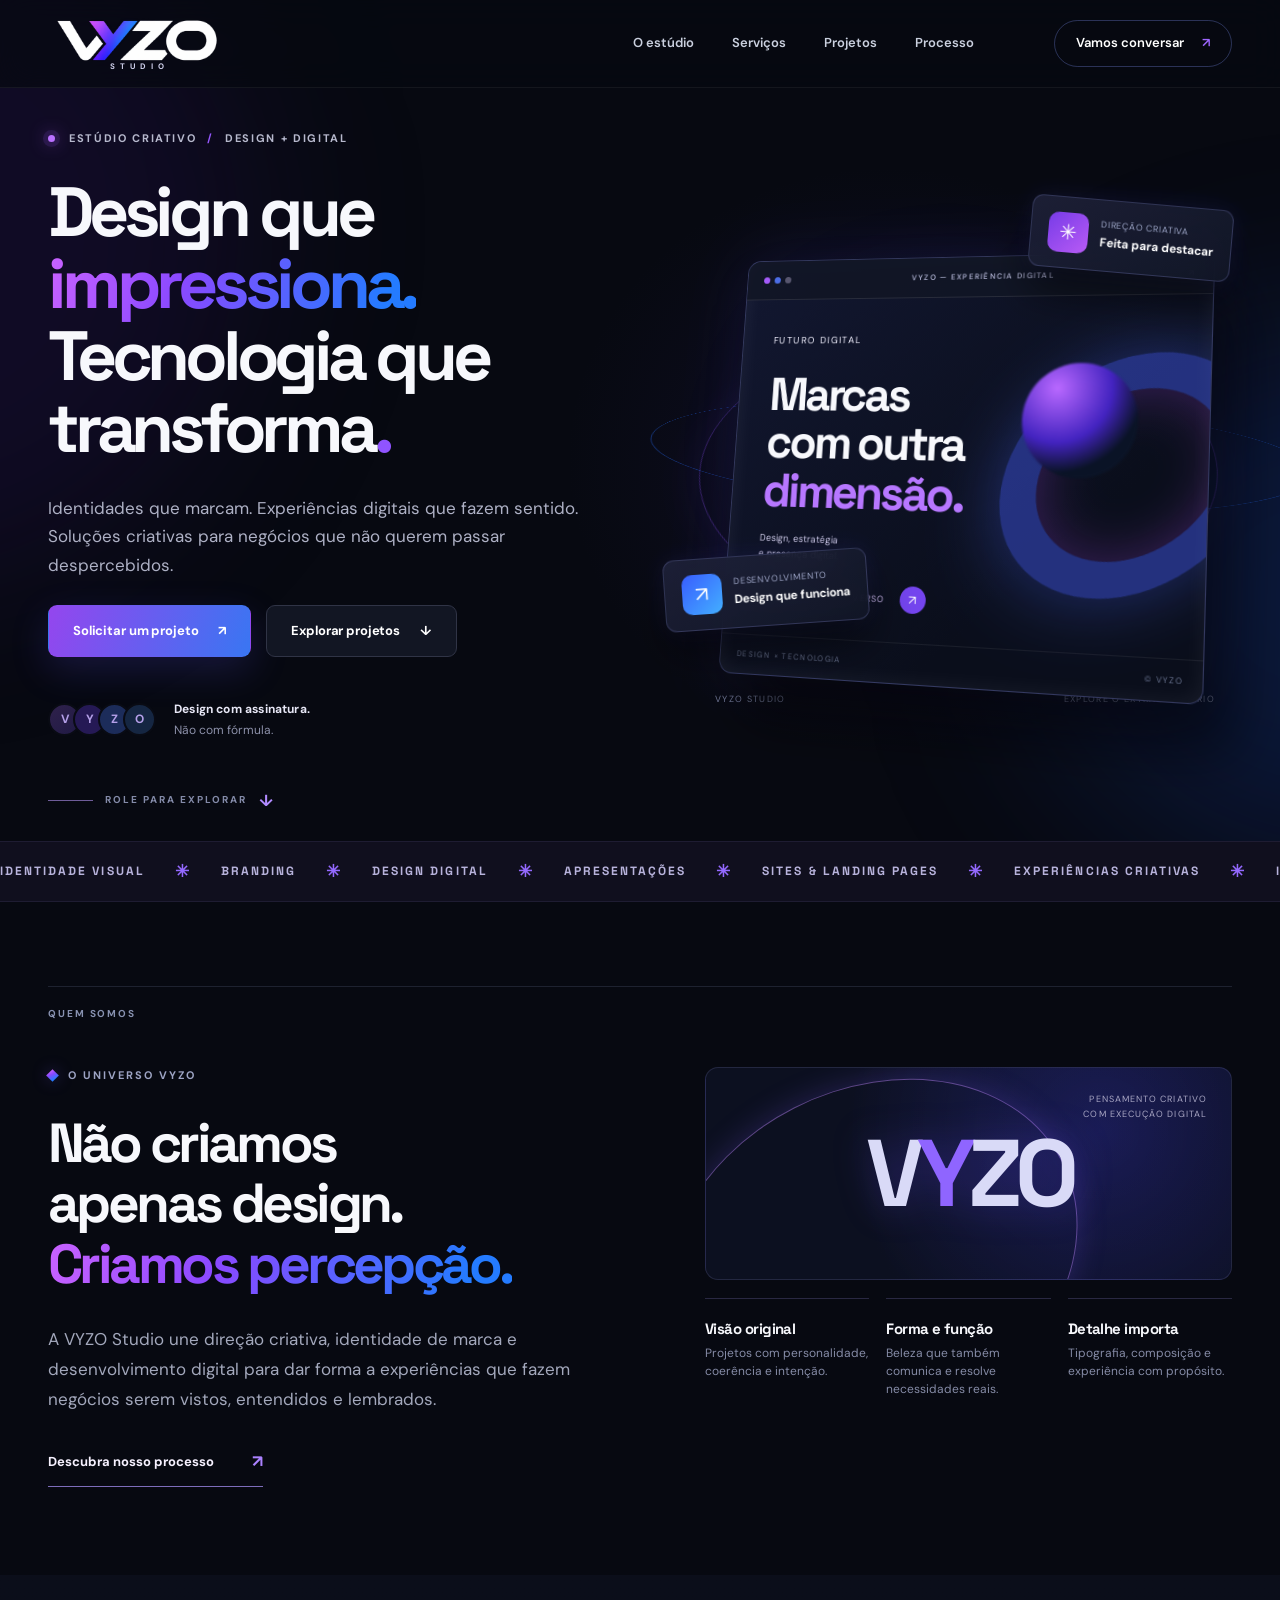
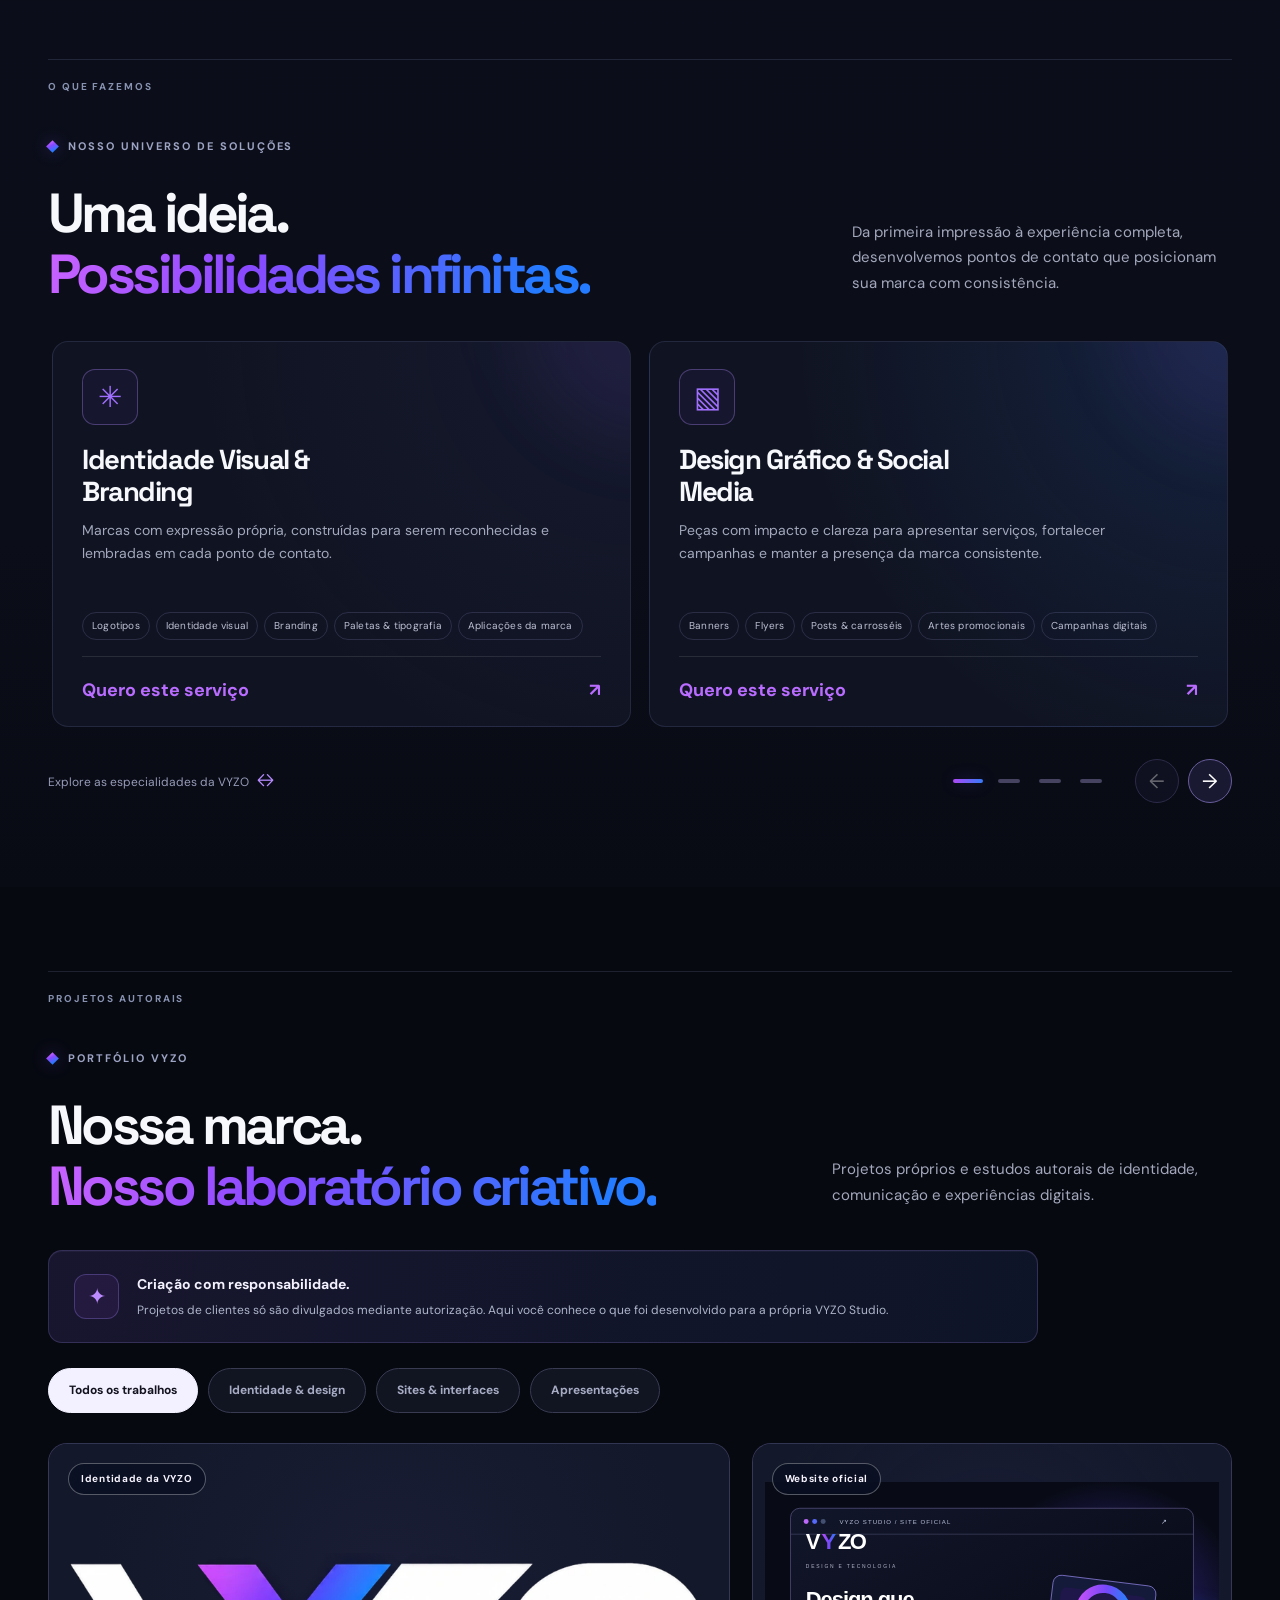
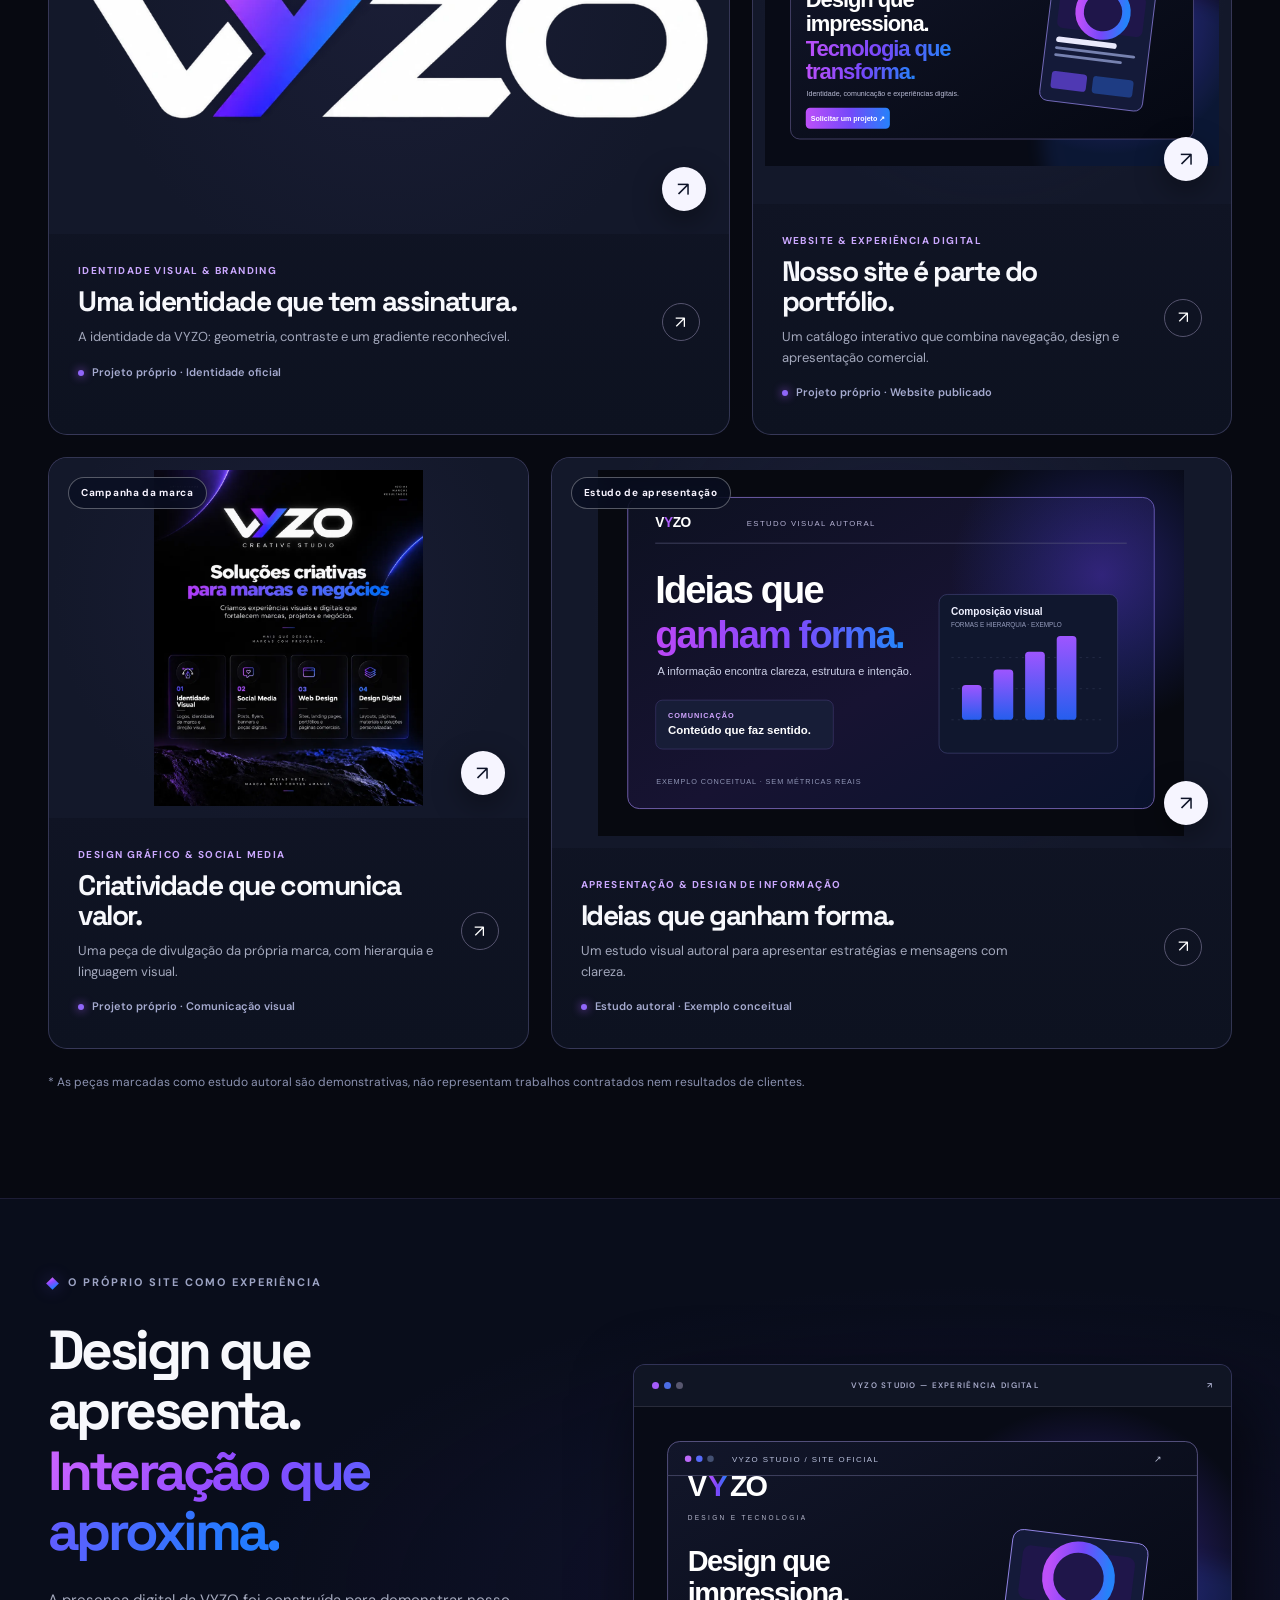
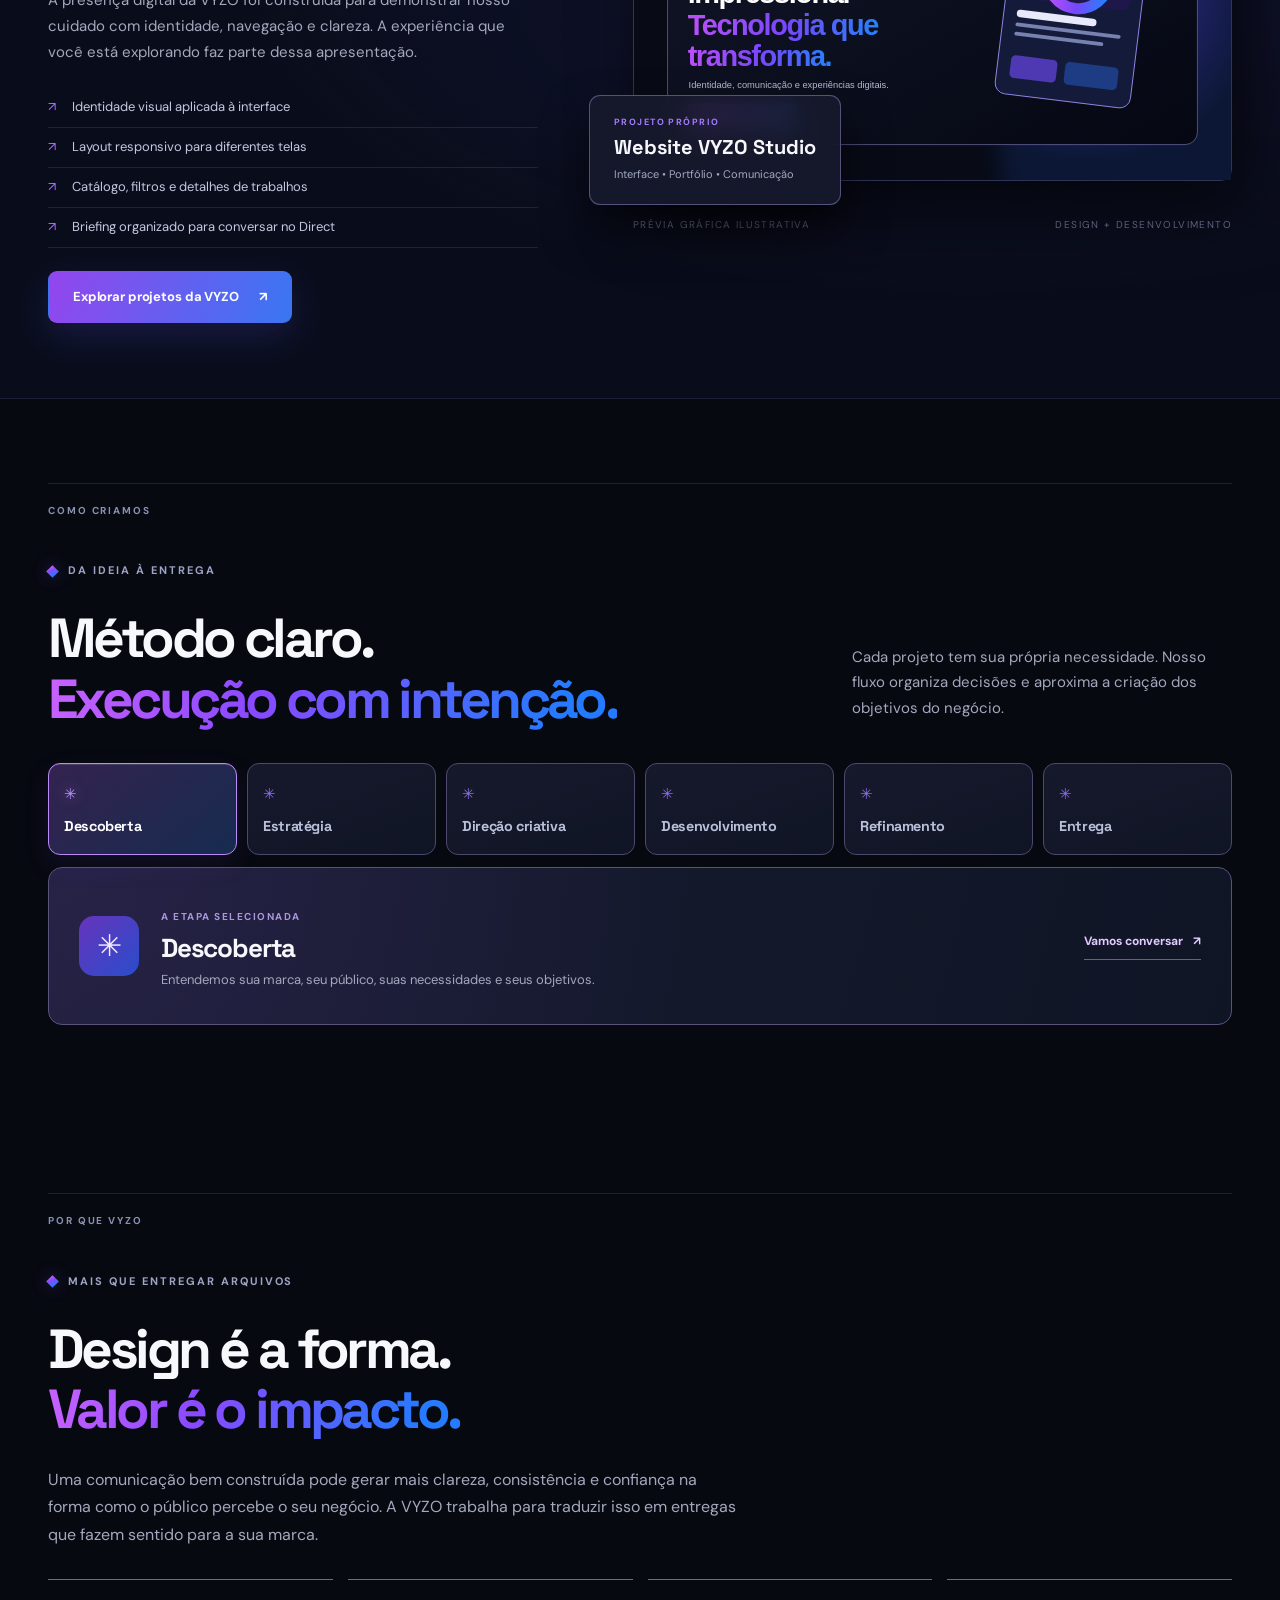
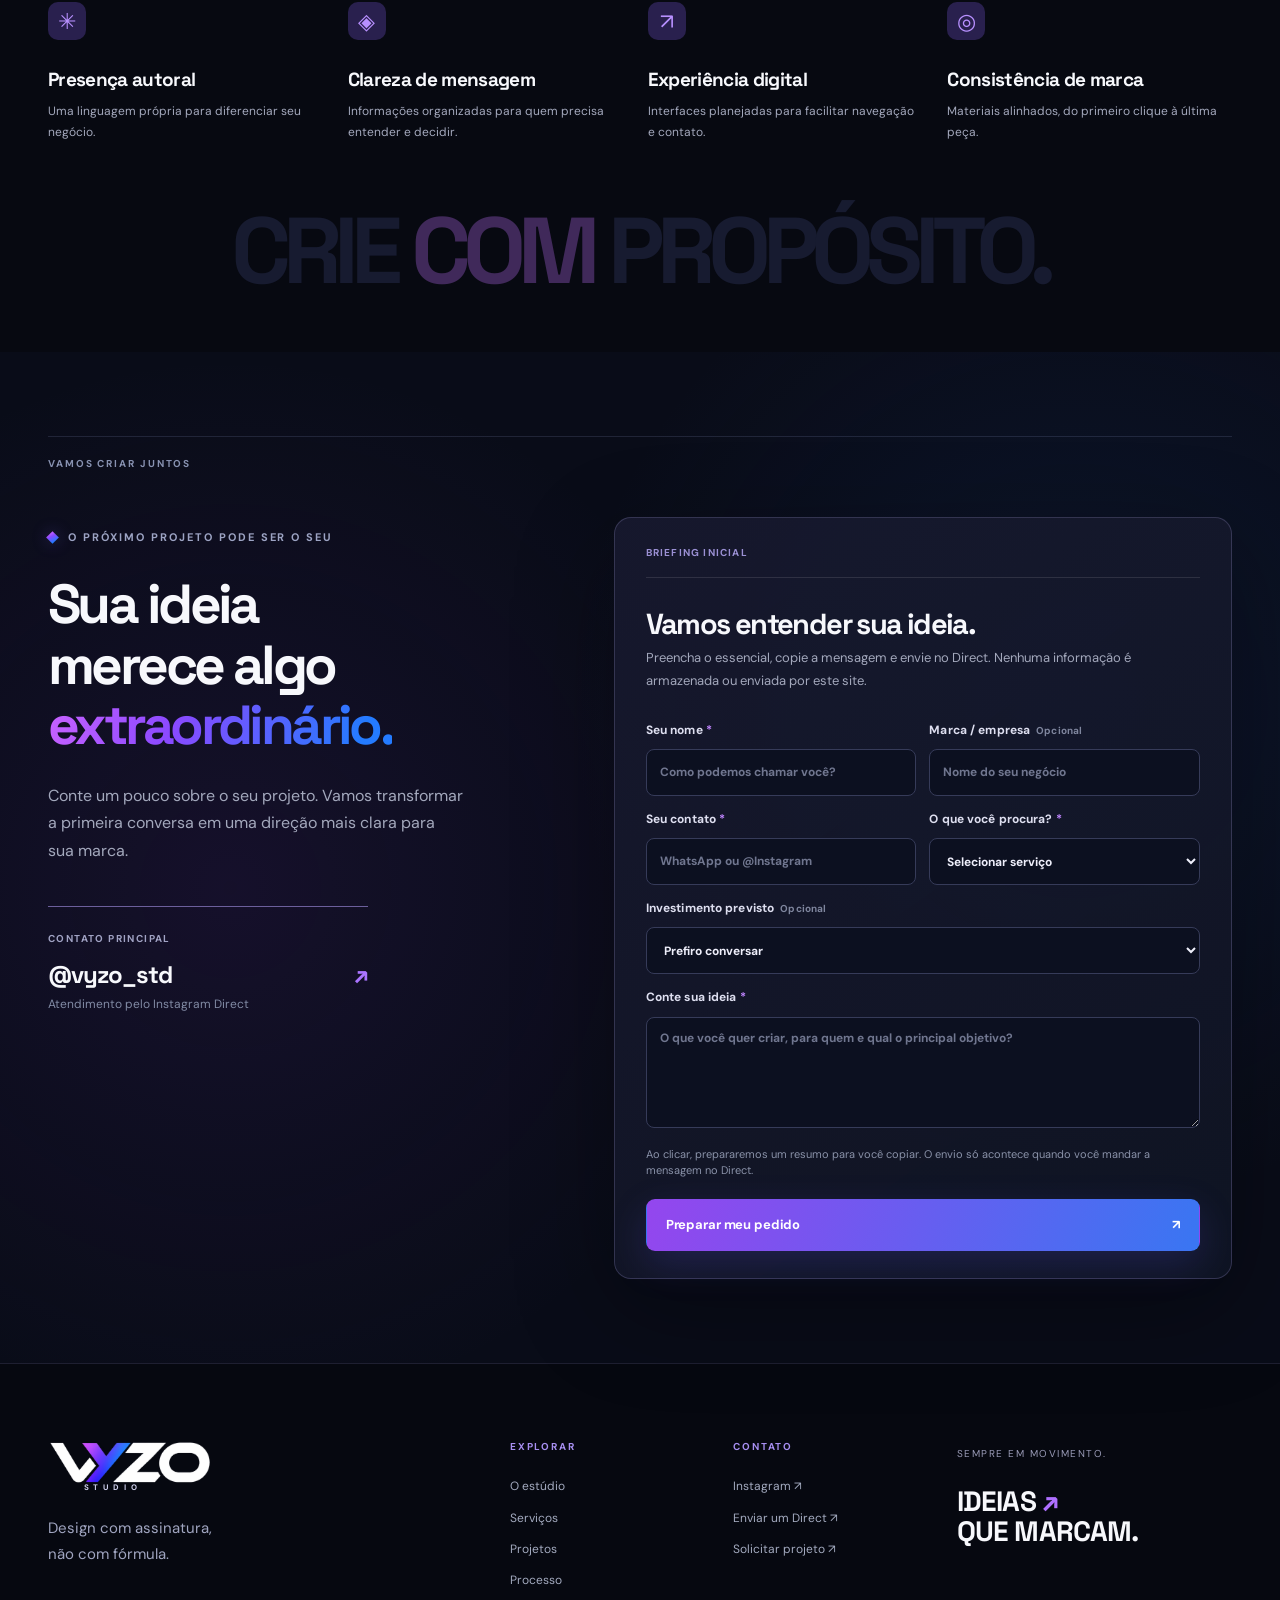
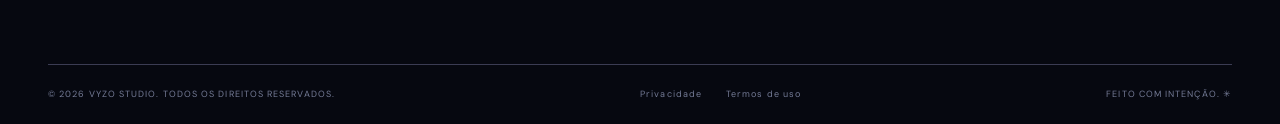
<file: index.html>
<!doctype html>
<html lang="pt-BR">
<head>
  <meta charset="UTF-8">
  <meta name="viewport" content="width=device-width, initial-scale=1, viewport-fit=cover">
  <meta name="theme-color" content="#070913">
  <meta name="description" content="VYZO Studio — identidade visual, branding, design gráfico, apresentações, sites e landing pages. Design com assinatura, não com fórmula.">
  <meta name="robots" content="index,follow">
  <meta property="og:type" content="website">
  <meta property="og:locale" content="pt_BR">
  <meta property="og:title" content="VYZO Studio — Design que impressiona. Tecnologia que transforma.">
  <meta property="og:description" content="Estúdio criativo de identidade visual, design, apresentações e experiências digitais. Conheça nossos projetos e crie o seu.">
  <meta property="og:image" content="https://vyzo-studio.github.io/portifolio-vyzo/assets/vyzo-campaign.webp">
  <meta property="og:url" content="https://vyzo-studio.github.io/portifolio-vyzo/">
  <link rel="canonical" href="https://vyzo-studio.github.io/portifolio-vyzo/">
  <meta name="color-scheme" content="dark">
  <link rel="icon" href="assets/favicon.png" type="image/png">
  <link rel="preconnect" href="https://fonts.googleapis.com">
  <link rel="preconnect" href="https://fonts.gstatic.com" crossorigin>
  <link href="https://fonts.googleapis.com/css2?family=DM+Sans:wght@400;500;600;700&family=Space+Grotesk:wght@400;500;600;700&display=swap" rel="stylesheet">
  <link rel="stylesheet" href="styles.css?v=20261030-v5">
  <title>VYZO Studio — Design & Soluções Digitais</title>
  <script src="data.js" defer></script>
  <script src="app.js?v=20261030-v5" defer></script>
</head>
<body>
<a class="skip-link" href="#conteudo">Pular para o conteúdo</a>
<div class="ambient ambient-a" aria-hidden="true"></div><div class="ambient ambient-b" aria-hidden="true"></div>
<header class="site-header" id="topo">
  <div class="shell nav-shell">
    <a class="brand" href="#topo" aria-label="VYZO Studio, ir para o início"><img src="assets/vyzo-logo.webp" width="184" height="49" alt="VYZO"><span>STUDIO</span></a>
    <nav class="desktop-nav" aria-label="Menu principal">
      <a href="#sobre">O estúdio</a><a href="#servicos">Serviços</a><a href="#portfolio">Projetos</a><a href="#processo">Processo</a>
    </nav>
    <a class="nav-contact" href="#contato">Vamos conversar <span aria-hidden="true">↗</span></a>
    <button type="button" class="mobile-toggle" id="menu-toggle" aria-label="Abrir menu" aria-controls="mobile-menu" aria-expanded="false"><span></span><span></span></button>
  </div>
  <nav id="mobile-menu" class="mobile-menu" aria-label="Menu para celular" hidden><a href="#sobre">O estúdio</a><a href="#servicos">Serviços</a><a href="#portfolio">Projetos</a><a href="#processo">Processo</a><a href="#contato">Solicitar projeto ↗</a></nav>
</header>
<main id="conteudo">
<section class="hero shell" id="inicio" aria-labelledby="hero-title">
  <div class="hero-copy">
    <div class="eyebrow"><span class="signal"></span> ESTÚDIO CRIATIVO <span class="eyebrow-slash">/</span> DESIGN + DIGITAL</div>
    <h1 id="hero-title">Design que<br><span class="gradient-text">impressiona.</span><br>Tecnologia que<br><em>transforma<span class="gradient-dot">.</span></em></h1>
    <p>Identidades que marcam. Experiências digitais que fazem sentido. Soluções criativas para negócios que não querem passar despercebidos.</p>
    <div class="hero-actions"><a class="button button-primary" href="#contato">Solicitar um projeto <span aria-hidden="true">↗</span></a><a class="button button-ghost" href="#portfolio">Explorar projetos <span aria-hidden="true">↓</span></a></div>
    <div class="hero-bottom"><div class="avatars"><span>V</span><span>Y</span><span>Z</span><span>O</span></div><div><strong>Design com assinatura.</strong><small>Não com fórmula.</small></div></div>
    <button id="enable-motion" type="button" class="motion-optin" hidden>Ativar efeitos de rolagem ↗</button>
  </div>
  <div class="hero-visual" aria-label="Demonstração visual da experiência digital VYZO">
    <div class="hero-ring hero-ring-1"></div><div class="hero-ring hero-ring-2"></div><div class="hero-glow"></div>
    <div class="hero-app" id="hero-tilt"><div class="mock-head"><span class="mock-dots"><b></b><b></b><b></b></span><span>VYZO — EXPERIÊNCIA DIGITAL</span><span>↗</span></div><div class="mock-main"><div class="mock-id">FUTURO DIGITAL</div><div class="mock-title">Marcas<br>com outra<br><i>dimensão.</i></div><div class="mock-description">Design, estratégia<br>e presença digital.</div><div class="mock-cta">EXPLORE NOSSO UNIVERSO <span>↗</span></div></div><div class="mock-shape shape-one"></div><div class="mock-shape shape-two"></div><div class="mock-foot">DESIGN × TECNOLOGIA <span>© VYZO</span></div></div>
    <div class="floating-panel fp-top"><span class="fp-icon">✳</span><span>DIREÇÃO CRIATIVA<br><strong>Feita para destacar</strong></span></div>
    <div class="floating-panel fp-bottom"><span class="fp-icon fp-blue">↗</span><span>DESENVOLVIMENTO<br><strong>Design que funciona</strong></span></div>
    <div class="visual-coordinate">VYZO STUDIO <span>EXPLORE O EXTRAORDINÁRIO</span></div>
  </div>
  <div class="scroll-hint"><span class="scroll-line"></span> ROLE PARA EXPLORAR <span>↓</span></div>
</section>
<div class="ticker" aria-label="Nossas especialidades: identidade visual, branding, design digital, apresentações, sites & landing pages, experiências criativas"><div class="ticker-track" aria-hidden="true"><div class="ticker-group"><span>IDENTIDADE VISUAL</span><i aria-hidden="true">✳</i> <span>BRANDING</span><i aria-hidden="true">✳</i> <span>DESIGN DIGITAL</span><i aria-hidden="true">✳</i> <span>APRESENTAÇÕES</span><i aria-hidden="true">✳</i> <span>SITES & LANDING PAGES</span><i aria-hidden="true">✳</i> <span>EXPERIÊNCIAS CRIATIVAS</span><i aria-hidden="true">✳</i></div><div class="ticker-group"><span>IDENTIDADE VISUAL</span><i aria-hidden="true">✳</i> <span>BRANDING</span><i aria-hidden="true">✳</i> <span>DESIGN DIGITAL</span><i aria-hidden="true">✳</i> <span>APRESENTAÇÕES</span><i aria-hidden="true">✳</i> <span>SITES & LANDING PAGES</span><i aria-hidden="true">✳</i> <span>EXPERIÊNCIAS CRIATIVAS</span><i aria-hidden="true">✳</i></div></div></div>
<section class="section section-about shell" id="sobre" aria-labelledby="about-title">
  <div class="section-index"><span>QUEM SOMOS</span></div>
  <div class="about-layout"><div class="about-intro" data-reveal><div class="kicker"><span class="small-square"></span> O UNIVERSO VYZO</div><h2 id="about-title">Não criamos<br>apenas design.<br><span class="gradient-text">Criamos percepção.</span></h2><p>A VYZO Studio une direção criativa, identidade de marca e desenvolvimento digital para dar forma a experiências que fazem negócios serem vistos, entendidos e lembrados.</p><a class="text-arrow" href="#processo">Descubra nosso processo <span>↗</span></a></div><div class="about-right" data-reveal><div class="about-art"><span>V<span class="stroke-y">Y</span>ZO</span><div class="art-orbit"></div><div class="art-tag">PENSAMENTO CRIATIVO<br>COM EXECUÇÃO DIGITAL</div></div><div class="about-values"><div data-reveal><h3>Visão original</h3><p>Projetos com personalidade, coerência e intenção.</p></div><div data-reveal><h3>Forma e função</h3><p>Beleza que também comunica e resolve necessidades reais.</p></div><div data-reveal><h3>Detalhe importa</h3><p>Tipografia, composição e experiência com propósito.</p></div></div></div></div>
</section>
<section class="section services-section" id="servicos" aria-labelledby="services-title"><div class="shell"><div class="section-index"><span>O QUE FAZEMOS</span></div><div class="section-head" data-reveal><div><div class="kicker"><span class="small-square"></span> NOSSO UNIVERSO DE SOLUÇÕES</div><h2 id="services-title">Uma ideia.<br><span class="gradient-text">Possibilidades infinitas.</span></h2></div><p>Da primeira impressão à experiência completa, desenvolvemos pontos de contato que posicionam sua marca com consistência.</p></div><div class="services-carousel" id="services-carousel">
  <div class="services-layout services-rail" id="services-grid" role="region" aria-roledescription="carrossel" aria-label="Catálogo de serviços da VYZO Studio" tabindex="0"></div>
  <div class="services-toolbar">
    <p class="services-guide">Explore as especialidades da VYZO <span aria-hidden="true">↔</span></p>
    <div class="services-progress" id="services-progress" role="group" aria-label="Selecionar serviço"></div>
    <div class="services-navigation">
      <button type="button" id="services-prev" class="carousel-arrow" aria-label="Ver serviços anteriores" aria-controls="services-grid">←</button>
      <button type="button" id="services-next" class="carousel-arrow" aria-label="Ver próximos serviços" aria-controls="services-grid">→</button>
    </div>
  </div>
  <p id="services-status" class="sr-only" role="status" aria-live="polite"></p>
</div></div></section>
<section class="section portfolio-section shell" id="portfolio" aria-labelledby="portfolio-title">
  <div class="section-index"><span>PROJETOS AUTORAIS</span></div>
  <div class="section-head portfolio-heading" data-reveal>
    <div><div class="kicker"><span class="small-square"></span> PORTFÓLIO VYZO</div><h2 id="portfolio-title">Nossa marca.<br><span class="gradient-text">Nosso laboratório criativo.</span></h2></div>
    <p>Projetos próprios e estudos autorais de identidade, comunicação e experiências digitais.</p>
  </div>
  <div class="portfolio-permission" data-reveal><span class="permission-mark" aria-hidden="true">✦</span><div><strong>Criação com responsabilidade.</strong><p>Projetos de clientes só são divulgados mediante autorização. Aqui você conhece o que foi desenvolvido para a própria VYZO Studio.</p></div></div>
  <div class="filter-row" role="group" aria-label="Filtrar projetos">
    <button class="filter active" type="button" data-filter="todos" aria-pressed="true">Todos os trabalhos</button>
    <button class="filter" type="button" data-filter="design" aria-pressed="false">Identidade & design</button>
    <button class="filter" type="button" data-filter="web" aria-pressed="false">Sites & interfaces</button>
    <button class="filter" type="button" data-filter="apresentacao" aria-pressed="false">Apresentações</button>
  </div>
  <div class="project-grid" id="project-grid" aria-live="polite"></div>
  <p class="project-disclaimer">* As peças marcadas como estudo autoral são demonstrativas, não representam trabalhos contratados nem resultados de clientes.</p>
</section>
<section class="section spotlight-section" aria-labelledby="spot-title">
  <div class="shell spotlight-layout">
    <div class="spotlight-left" data-reveal>
      <div class="kicker"><span class="small-square"></span> O PRÓPRIO SITE COMO EXPERIÊNCIA</div>
      <h2 id="spot-title">Design que apresenta.<br><span class="gradient-text">Interação que aproxima.</span></h2>
      <p>A presença digital da VYZO foi construída para demonstrar nosso cuidado com identidade, navegação e clareza. A experiência que você está explorando faz parte dessa apresentação.</p>
      <ul class="feature-list">
        <li><span>↗</span> Identidade visual aplicada à interface</li>
        <li><span>↗</span> Layout responsivo para diferentes telas</li>
        <li><span>↗</span> Catálogo, filtros e detalhes de trabalhos</li>
        <li><span>↗</span> Briefing organizado para conversar no Direct</li>
      </ul>
      <a class="button button-primary" href="#portfolio">Explorar projetos da VYZO <span>↗</span></a>
    </div>
    <div class="spotlight-right" data-reveal>
      <div class="spotlight-browser">
        <div class="mock-head"><span class="mock-dots"><b></b><b></b><b></b></span><span>VYZO STUDIO — EXPERIÊNCIA DIGITAL</span><span>↗</span></div>
        <img src="assets/vyzo-web-preview.svg" width="1280" height="800" alt="Ilustração editorial do website VYZO Studio, com título e interface própria" loading="lazy" decoding="async">
        <div class="spotlight-float"><span>PROJETO PRÓPRIO</span><strong>Website VYZO Studio</strong><small>Interface • Portfólio • Comunicação</small></div>
      </div>
      <div class="under-browser"><span>PRÉVIA GRÁFICA ILUSTRATIVA</span><span>DESIGN + DESENVOLVIMENTO</span></div>
    </div>
  </div>
</section>
<section class="section process-section shell" id="processo" aria-labelledby="process-title"><div class="section-index"><span>COMO CRIAMOS</span></div><div class="section-head" data-reveal><div><div class="kicker"><span class="small-square"></span> DA IDEIA À ENTREGA</div><h2 id="process-title">Método claro.<br><span class="gradient-text">Execução com intenção.</span></h2></div><p>Cada projeto tem sua própria necessidade. Nosso fluxo organiza decisões e aproxima a criação dos objetivos do negócio.</p></div><div class="process-experience" data-reveal>
  <div class="process-map" id="process-list" role="group" aria-label="Selecione uma etapa do processo criativo"></div>
  <div class="process-detail" role="region" aria-live="polite" aria-labelledby="process-active-title">
    <span class="process-detail-symbol" aria-hidden="true">✳</span>
    <div class="process-detail-copy">
      <span class="process-detail-eyebrow">A ETAPA SELECIONADA</span>
      <h3 id="process-active-title">Descoberta</h3>
      <p id="process-active-description">Entendemos sua marca, seu público, suas necessidades e seus objetivos.</p>
    </div>
    <a href="#contato" class="process-detail-link">Vamos conversar <span aria-hidden="true">↗</span></a>
  </div>
</div></section>
<section class="section value-section shell" id="diferenciais" aria-labelledby="value-title"><div class="section-index"><span>POR QUE VYZO</span></div><div class="value-content" data-reveal><div class="kicker"><span class="small-square"></span> MAIS QUE ENTREGAR ARQUIVOS</div><h2 id="value-title">Design é a forma.<br><span class="gradient-text">Valor é o impacto.</span></h2><p>Uma comunicação bem construída pode gerar mais clareza, consistência e confiança na forma como o público percebe o seu negócio. A VYZO trabalha para traduzir isso em entregas que fazem sentido para a sua marca.</p></div><div class="benefits" id="benefits"></div><div class="big-statement" aria-hidden="true">CRIE <span>COM</span> PROPÓSITO.</div></section>
<section class="section contact-section" id="contato" aria-labelledby="contact-title"><div class="shell"><div class="section-index"><span>VAMOS CRIAR JUNTOS</span></div><div class="contact-layout"><div class="contact-copy" data-reveal><div class="kicker"><span class="small-square"></span> O PRÓXIMO PROJETO PODE SER O SEU</div><h2 id="contact-title">Sua ideia<br>merece algo<br><span class="gradient-text">extraordinário.</span></h2><p>Conte um pouco sobre o seu projeto. Vamos transformar a primeira conversa em uma direção mais clara para sua marca.</p><div class="contact-social"><span>CONTATO PRINCIPAL</span><a href="https://www.instagram.com/vyzo_std/" target="_blank" rel="noopener noreferrer">@vyzo_std <span>↗</span></a><small>Atendimento pelo Instagram Direct</small></div></div><div class="contact-form-wrap" data-reveal><div class="form-top"><span>BRIEFING INICIAL</span></div><h3>Vamos entender sua ideia.</h3><p>Preencha o essencial, copie a mensagem e envie no Direct. Nenhuma informação é armazenada ou enviada por este site.</p><form id="project-form" novalidate><div class="field-row"><label for="client-name">Seu nome <b>*</b><input id="client-name" name="name" type="text" autocomplete="name" maxlength="90" minlength="2" placeholder="Como podemos chamar você?" required></label><label for="company-name">Marca / empresa <small>Opcional</small><input id="company-name" name="company" type="text" maxlength="90" placeholder="Nome do seu negócio"></label></div><div class="field-row"><label for="client-contact">Seu contato <b>*</b><input id="client-contact" name="contact" type="text" maxlength="100" placeholder="WhatsApp ou @Instagram" required></label><label for="project-type">O que você procura? <b>*</b><select id="project-type" name="type" required><option value="">Selecionar serviço</option><option>Identidade visual</option><option>Logotipo</option><option>Branding</option><option>Design gráfico</option><option>Social media</option><option>Apresentação profissional</option><option>Landing page</option><option>Website</option><option>Solução digital</option><option>Outro projeto</option></select></label></div><div class="field-row field-row-single"><label for="project-budget">Investimento previsto <small>Opcional</small><select id="project-budget" name="budget"><option value="">Prefiro conversar</option><option>Até R$ 500</option><option>R$ 500 a R$ 1.500</option><option>R$ 1.500 a R$ 3.000</option><option>Acima de R$ 3.000</option></select></label></div><label for="project-description" class="full-field">Conte sua ideia <b>*</b><textarea id="project-description" name="description" rows="4" minlength="10" maxlength="1400" placeholder="O que você quer criar, para quem e qual o principal objetivo?" required></textarea></label><p class="form-hint" id="form-hint">Ao clicar, prepararemos um resumo para você copiar. O envio só acontece quando você mandar a mensagem no Direct.</p><button class="button button-primary form-submit" type="submit">Preparar meu pedido <span>↗</span></button><div class="form-feedback" id="form-feedback" role="status" aria-live="polite" hidden><strong id="feedback-title">Briefing preparado.</strong><p id="feedback-info">Copie o texto e envie pelo Instagram Direct.</p><div class="feedback-buttons"><button type="button" id="copy-brief" class="button button-ghost">Copiar briefing</button><a href="https://ig.me/m/vyzo_std" id="open-direct" target="_blank" rel="noopener noreferrer" class="button button-primary">Abrir Direct ↗</a></div><textarea id="brief-preview" aria-label="Mensagem preparada para o Instagram" readonly rows="7"></textarea></div></form></div></div></div></section>
</main>
<footer class="footer"><div class="shell"><div class="footer-main" data-reveal><div class="footer-brand"><a class="brand" href="#topo"><img src="assets/vyzo-logo.webp" alt="VYZO" width="175" height="46"><span>STUDIO</span></a><p>Design com assinatura,<br>não com fórmula.</p></div><div class="footer-col"><strong>EXPLORAR</strong><a href="#sobre">O estúdio</a><a href="#servicos">Serviços</a><a href="#portfolio">Projetos</a><a href="#processo">Processo</a></div><div class="footer-col"><strong>CONTATO</strong><a href="https://www.instagram.com/vyzo_std/" target="_blank" rel="noopener noreferrer">Instagram ↗</a><a href="https://ig.me/m/vyzo_std" target="_blank" rel="noopener noreferrer">Enviar um Direct ↗</a><a href="#contato">Solicitar projeto ↗</a></div><div class="footer-right"><span>SEMPRE EM MOVIMENTO.</span><b>IDEIAS <i>↗</i><br>QUE MARCAM.</b></div></div><div class="footer-bottom"><span>© <span id="year">2026</span> VYZO STUDIO. TODOS OS DIREITOS RESERVADOS.</span><div><a href="privacidade.html">Privacidade</a><a href="termos.html">Termos de uso</a></div><span>FEITO COM INTENÇÃO. ✳</span></div></div></footer>
<div class="modal-backdrop" id="case-modal" hidden><div class="modal" role="dialog" aria-modal="true" aria-labelledby="modal-title" tabindex="-1"><button class="modal-close" type="button" id="modal-close" aria-label="Fechar projeto">✕</button><div id="modal-content"></div></div></div>
<div class="toast" id="toast" role="status" aria-live="polite" hidden></div>

<!-- Independent cinematic reveal: safely runs even if the catalog script has an error. -->
<script>
(function () {
  'use strict';
  function start() {
    const root = document.documentElement;
    const reduced = window.matchMedia('(prefers-reduced-motion: reduce)');
    const toggle = document.getElementById('enable-motion');
    const params = new URLSearchParams(location.search);
    let optedIn = params.get('animacoes') === '1';
    const knownNodes = new WeakSet();
    const finishedNodes = new WeakSet();
    const finishedIds = new Set();
    const waiting = new Set();
    const triggers = ['[data-reveal]'];
    let rafId = 0;
    let io;
    let mo;

    function enabled() { return !reduced.matches || optedIn; }
    function finish(node) {
      if (!node || !node.isConnected) return;
      finishedNodes.add(node);
      if (node.dataset.revealId) finishedIds.add(node.dataset.revealId);
      node.dataset.cinema = 'visible';
      node.classList.add('in-view');
      waiting.delete(node);
      io?.unobserve(node);
    }
    function initialVisible(node) {
      const rect = node.getBoundingClientRect();
      return rect.bottom < 0 || (rect.top < window.innerHeight * .72 && rect.bottom >= 0);
    }
    function collect() {
      if (!enabled()) return 0;
      const nodes = document.querySelectorAll(triggers.join(','));
      let found = 0;
      nodes.forEach(node => {
        if (knownNodes.has(node)) return;
        found++;
        knownNodes.add(node);
        if (node.dataset.revealId && finishedIds.has(node.dataset.revealId)) {
          finish(node);
          return;
        }
        if (initialVisible(node)) {
          finish(node);
          return;
        }
        node.dataset.cinema = 'pending';
        const parent = node.parentElement;
        if (parent?.id === 'services-grid' || parent?.id === 'process-list' || parent?.id === 'project-grid' || parent?.id === 'benefits' || parent?.classList.contains('about-values')) {
          const siblings = [...parent.children].filter(el => el.matches('[data-reveal]'));
          node.style.setProperty('--cinema-delay', Math.min(siblings.indexOf(node) % 4, 3) * 95 + 'ms');
        }
        waiting.add(node);
        io?.observe(node);
      });
      return found;
    }
    function syncViewport() {
      rafId = 0;
      if (!enabled()) return;
      const limit = window.innerHeight * .72;
      for (const node of [...waiting]) {
        if (!node.isConnected) {
          waiting.delete(node);
          io?.unobserve(node);
          continue;
        }
        const rect = node.getBoundingClientRect();
        if (rect.top <= limit && rect.bottom >= 0 || rect.bottom < 0) finish(node);
      }
    }
    function requestSync() {
      if (!rafId && waiting.size) rafId = requestAnimationFrame(syncViewport);
    }
    function syncMode() {
      const active = enabled();
      root.classList.toggle('cinema-enabled', active);
      root.classList.toggle('cinema-override', optedIn);
      root.dataset.cinemaMode = active ? (optedIn ? 'opt-in' : 'enabled') : 'reduced';
      if (toggle) {
        toggle.hidden = !reduced.matches || optedIn;
        toggle.setAttribute('aria-hidden', String(toggle.hidden));
      }
      if (!active) {
        [...waiting].forEach(finish);
      } else collect();
    }

    io = 'IntersectionObserver' in window ? new IntersectionObserver(entries => {
      if (!enabled()) return;
      entries.forEach(entry => { if (entry.isIntersecting) finish(entry.target); });
    }, { rootMargin: '0px 0px -28% 0px', threshold: 0 }) : null;
    if (!io) optedIn = false;
    syncMode();
    // New project cards are rebuilt on every filter click.
    mo = new MutationObserver(() => { collect(); requestSync(); });
    ['services-grid', 'project-grid', 'process-list', 'benefits'].forEach(id => {
      const el = document.getElementById(id);
      if (el) mo.observe(el, { childList: true });
    });
    window.addEventListener('scroll', requestSync, { passive: true });
    window.addEventListener('resize', requestSync, { passive: true });
    window.addEventListener('pageshow', () => { collect(); requestSync(); });
    window.addEventListener('hashchange', requestSync);
    window.addEventListener('popstate', requestSync);
    document.addEventListener('focusin', e => {
      let node = e.target.closest?.('[data-reveal]');
      if (node) finish(node);
    });
    if (reduced.addEventListener) reduced.addEventListener('change', syncMode);
    if (toggle) toggle.addEventListener('click', () => {
      optedIn = true;
      // Previously encountered content must stay visible when switching modes.
      document.querySelectorAll('[data-reveal]').forEach(el => {
        const r = el.getBoundingClientRect();
        if (r.top < window.innerHeight || r.bottom < 0) finish(el);
      });
      syncMode();
      toggle.hidden = true;
    });
    // Exposes passive diagnostic counters for QA in DevTools.
    window.__vyzoCinema = {
      status: () => ({ enabled: enabled(), reduced: reduced.matches, optedIn,
        waiting: waiting.size, completed: finishedIds.size,
        targets: document.querySelectorAll('[data-reveal]').length,
        mode: root.dataset.cinemaMode }),
      refresh: () => { collect(); requestSync(); }
    };
  }
  if (document.readyState === 'loading') document.addEventListener('DOMContentLoaded', start, { once: true });
  else start();
})();
</script>
</body>
</html>
</file>
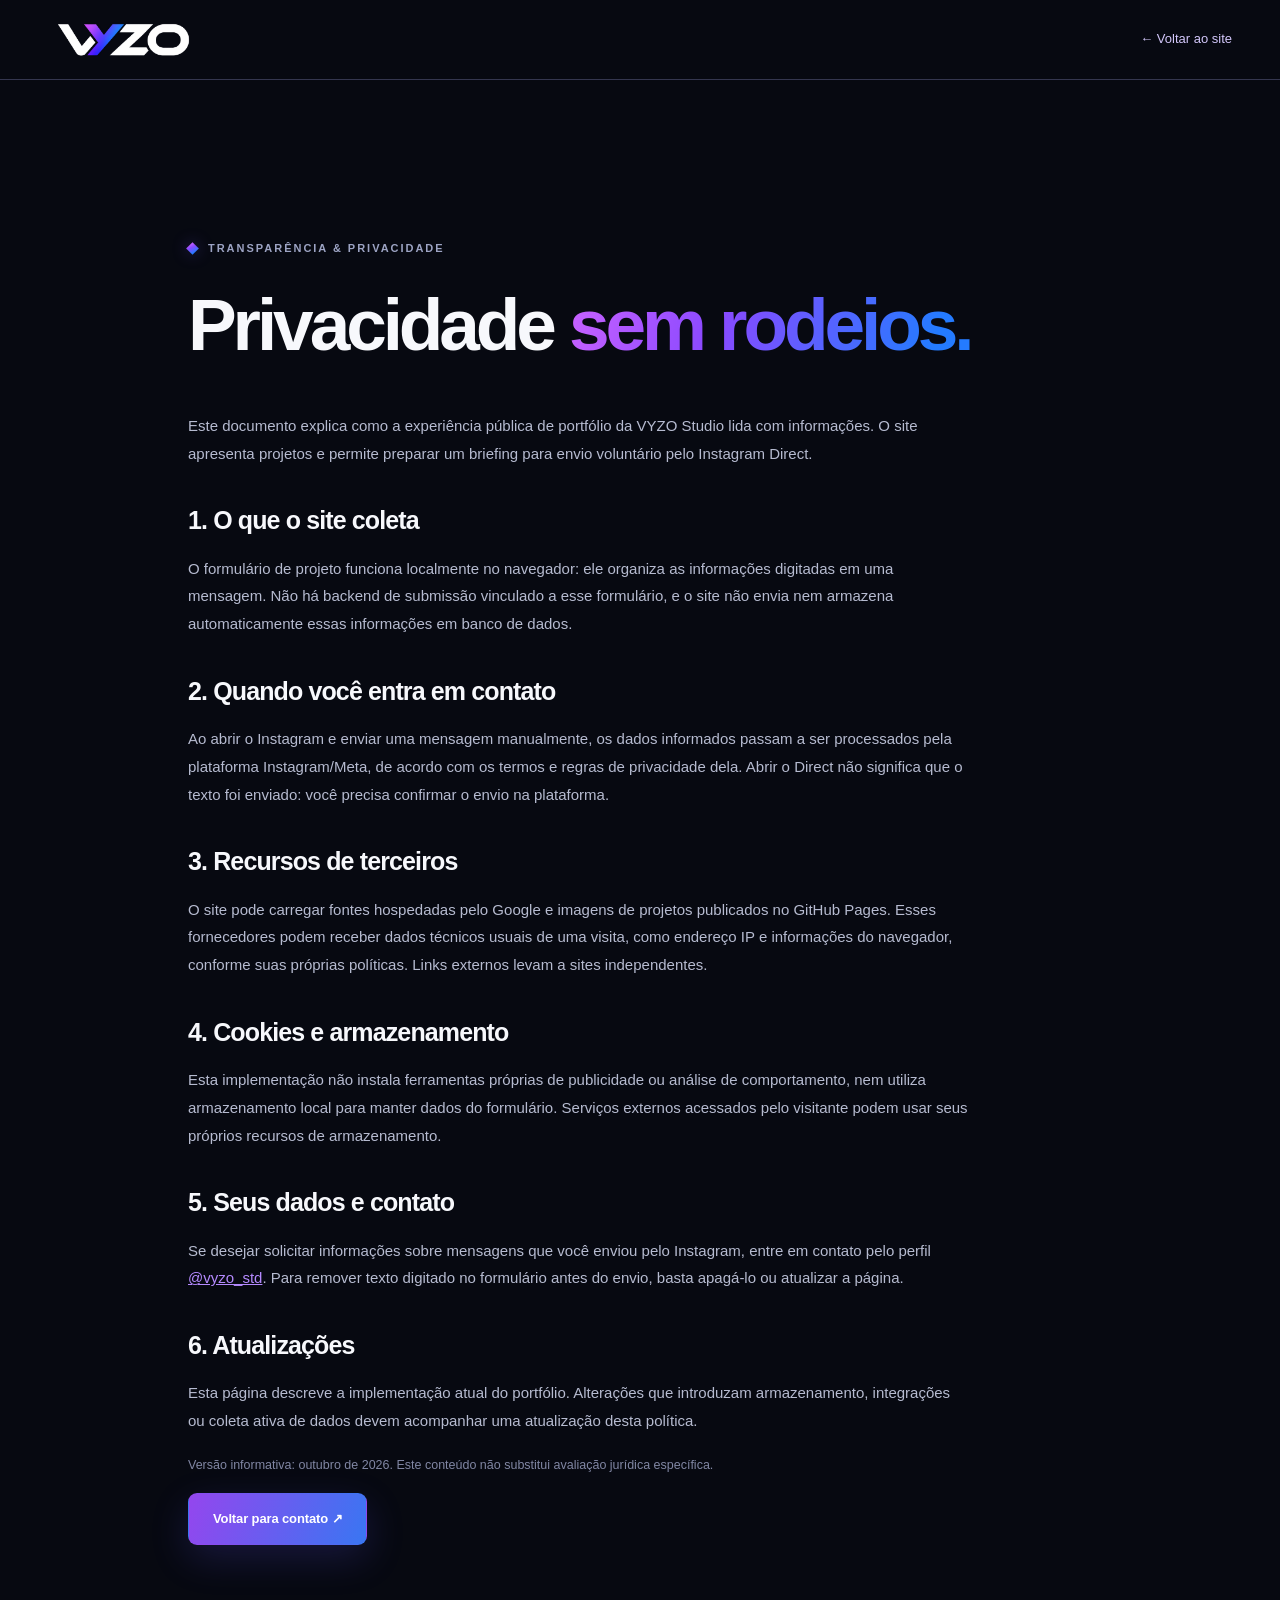
<file: privacidade.html>
<!doctype html><html lang="pt-BR"><head><meta charset="utf-8"><meta name="viewport" content="width=device-width,initial-scale=1"><meta name="theme-color" content="#070911"><meta name="robots" content="index,follow"><meta name="description" content="Informações sobre privacidade e tratamento de dados no site VYZO Studio."><title>Privacidade — VYZO Studio</title><link rel="icon" href="assets/favicon.png"><link rel="stylesheet" href="styles.css"><style>.legal{padding-top:160px;padding-bottom:120px;max-width:1000px}.legal h1{font-size:clamp(44px,6vw,73px)}.legal h2{font-size:25px;margin-top:40px;letter-spacing:-.035em}.legal p,.legal li{color:#b6bbd0;line-height:1.85;font-size:15px}.legal li{margin-bottom:8px}.legal a:not(.button){color:#b58aff;text-decoration:underline}.legal small{color:#8187a4}.legal-header{height:80px;border-bottom:1px solid #34364f;display:flex;align-items:center;justify-content:space-between}.legal-header .brand{width:150px}.legal-header .brand img{width:135px}.legal-header>a:last-child{font-size:13px;color:#d3c7fb}.legal>article{max-width:780px}</style></head><body><header class="legal-header shell"><a class="brand" href="index.html" aria-label="VYZO Studio, início"><img src="assets/vyzo-logo.webp" alt="VYZO Studio"></a><a href="index.html">← Voltar ao site</a></header><main class="shell legal"><div class="kicker"><span class="small-square"></span> TRANSPARÊNCIA & PRIVACIDADE</div><h1>Privacidade <span class="gradient-text">sem rodeios.</span></h1><article><p>Este documento explica como a experiência pública de portfólio da VYZO Studio lida com informações. O site apresenta projetos e permite preparar um briefing para envio voluntário pelo Instagram Direct.</p><h2>1. O que o site coleta</h2><p>O formulário de projeto funciona localmente no navegador: ele organiza as informações digitadas em uma mensagem. Não há backend de submissão vinculado a esse formulário, e o site não envia nem armazena automaticamente essas informações em banco de dados.</p><h2>2. Quando você entra em contato</h2><p>Ao abrir o Instagram e enviar uma mensagem manualmente, os dados informados passam a ser processados pela plataforma Instagram/Meta, de acordo com os termos e regras de privacidade dela. Abrir o Direct não significa que o texto foi enviado: você precisa confirmar o envio na plataforma.</p><h2>3. Recursos de terceiros</h2><p>O site pode carregar fontes hospedadas pelo Google e imagens de projetos publicados no GitHub Pages. Esses fornecedores podem receber dados técnicos usuais de uma visita, como endereço IP e informações do navegador, conforme suas próprias políticas. Links externos levam a sites independentes.</p><h2>4. Cookies e armazenamento</h2><p>Esta implementação não instala ferramentas próprias de publicidade ou análise de comportamento, nem utiliza armazenamento local para manter dados do formulário. Serviços externos acessados pelo visitante podem usar seus próprios recursos de armazenamento.</p><h2>5. Seus dados e contato</h2><p>Se desejar solicitar informações sobre mensagens que você enviou pelo Instagram, entre em contato pelo perfil <a href="https://www.instagram.com/vyzo_std/" target="_blank" rel="noopener noreferrer">@vyzo_std</a>. Para remover texto digitado no formulário antes do envio, basta apagá-lo ou atualizar a página.</p><h2>6. Atualizações</h2><p>Esta página descreve a implementação atual do portfólio. Alterações que introduzam armazenamento, integrações ou coleta ativa de dados devem acompanhar uma atualização desta política.</p><p><small>Versão informativa: outubro de 2026. Este conteúdo não substitui avaliação jurídica específica.</small></p><a class="button button-primary" href="index.html#contato">Voltar para contato ↗</a></article></main></body></html>
</file>
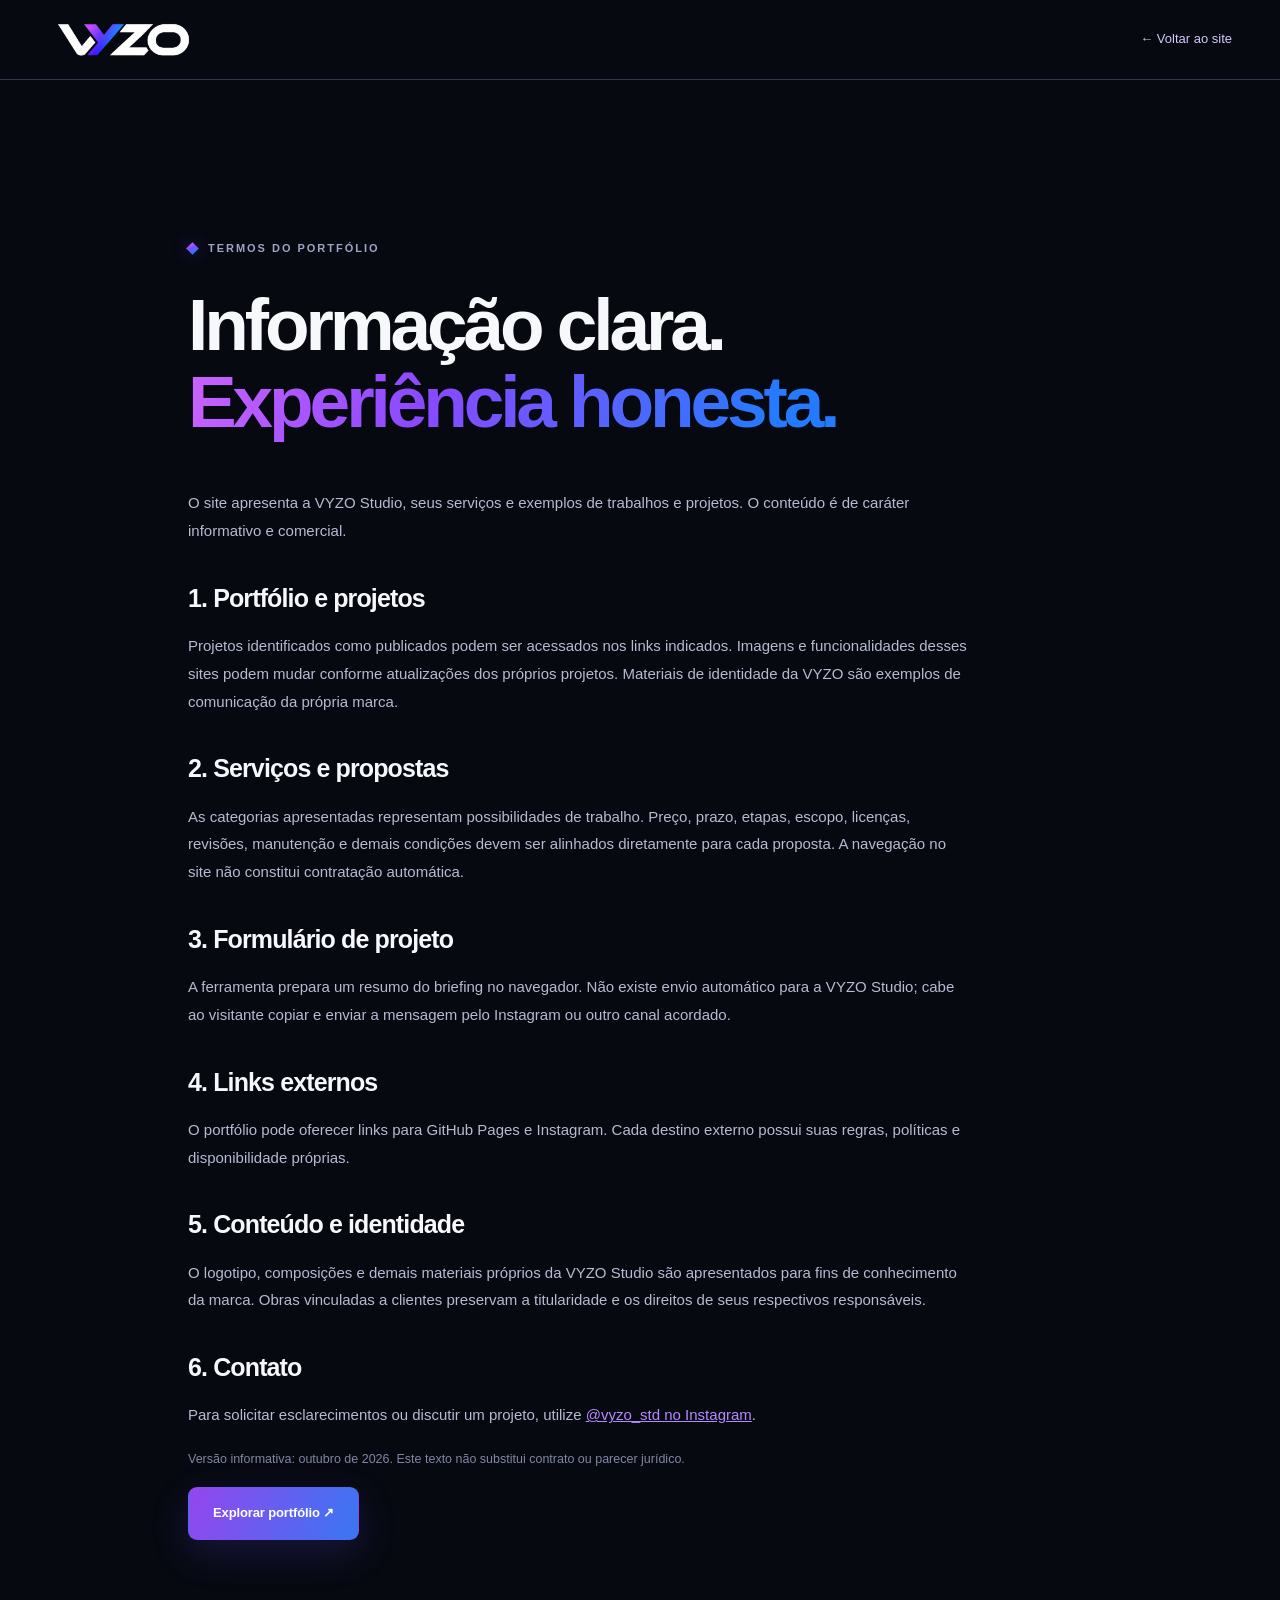
<file: termos.html>
<!doctype html><html lang="pt-BR"><head><meta charset="utf-8"><meta name="viewport" content="width=device-width,initial-scale=1"><meta name="theme-color" content="#070911"><meta name="description" content="Termos de uso do portfólio VYZO Studio."><title>Termos de uso — VYZO Studio</title><link rel="icon" href="assets/favicon.png"><link rel="stylesheet" href="styles.css"><style>.legal{padding-top:160px;padding-bottom:120px;max-width:1000px}.legal h1{font-size:clamp(44px,6vw,73px)}.legal h2{font-size:25px;margin-top:40px;letter-spacing:-.035em}.legal p,.legal li{color:#b6bbd0;line-height:1.85;font-size:15px}.legal a:not(.button){color:#b58aff;text-decoration:underline}.legal small{color:#8187a4}.legal-header{height:80px;border-bottom:1px solid #34364f;display:flex;align-items:center;justify-content:space-between}.legal-header .brand{width:150px}.legal-header .brand img{width:135px}.legal-header>a:last-child{font-size:13px;color:#d3c7fb}.legal>article{max-width:780px}</style></head><body><header class="legal-header shell"><a class="brand" href="index.html" aria-label="VYZO Studio, início"><img src="assets/vyzo-logo.webp" alt="VYZO Studio"></a><a href="index.html">← Voltar ao site</a></header><main class="shell legal"><div class="kicker"><span class="small-square"></span> TERMOS DO PORTFÓLIO</div><h1>Informação clara.<br><span class="gradient-text">Experiência honesta.</span></h1><article><p>O site apresenta a VYZO Studio, seus serviços e exemplos de trabalhos e projetos. O conteúdo é de caráter informativo e comercial.</p><h2>1. Portfólio e projetos</h2><p>Projetos identificados como publicados podem ser acessados nos links indicados. Imagens e funcionalidades desses sites podem mudar conforme atualizações dos próprios projetos. Materiais de identidade da VYZO são exemplos de comunicação da própria marca.</p><h2>2. Serviços e propostas</h2><p>As categorias apresentadas representam possibilidades de trabalho. Preço, prazo, etapas, escopo, licenças, revisões, manutenção e demais condições devem ser alinhados diretamente para cada proposta. A navegação no site não constitui contratação automática.</p><h2>3. Formulário de projeto</h2><p>A ferramenta prepara um resumo do briefing no navegador. Não existe envio automático para a VYZO Studio; cabe ao visitante copiar e enviar a mensagem pelo Instagram ou outro canal acordado.</p><h2>4. Links externos</h2><p>O portfólio pode oferecer links para GitHub Pages e Instagram. Cada destino externo possui suas regras, políticas e disponibilidade próprias.</p><h2>5. Conteúdo e identidade</h2><p>O logotipo, composições e demais materiais próprios da VYZO Studio são apresentados para fins de conhecimento da marca. Obras vinculadas a clientes preservam a titularidade e os direitos de seus respectivos responsáveis.</p><h2>6. Contato</h2><p>Para solicitar esclarecimentos ou discutir um projeto, utilize <a href="https://www.instagram.com/vyzo_std/" target="_blank" rel="noopener noreferrer">@vyzo_std no Instagram</a>.</p><p><small>Versão informativa: outubro de 2026. Este texto não substitui contrato ou parecer jurídico.</small></p><a class="button button-primary" href="index.html#portfolio">Explorar portfólio ↗</a></article></main></body></html>
</file>
<file: styles.css>
:root{--bg:#070911;--bg2:#0b0e19;--panel:#101423;--panel2:#141929;--ink:#f7f8fc;--muted:#a3a8bc;--muted2:#737a93;--line:rgba(164,177,225,.15);--violet:#9d52ff;--electric:#3576ff;--cyan:#45bbff;--gradient:linear-gradient(108deg,#cb63ff 0%,#8a49ff 37%,#247bff 90%);--font:'DM Sans',Arial,sans-serif;--display:'Space Grotesk','Arial Narrow',Arial,sans-serif;--radius:18px;--max:1380px;--nav:88px;--ease:cubic-bezier(.2,.7,.2,1)}
*,*::before,*::after{box-sizing:border-box}html{scroll-behavior:smooth;scroll-padding-top:calc(var(--nav) + 18px)}body{margin:0;background:var(--bg);font:400 16px/1.6 var(--font);color:var(--ink);overflow-x:hidden;-webkit-font-smoothing:antialiased}body.modal-open{overflow:hidden}::selection{background:#6744ef;color:white}a{color:inherit;text-decoration:none}button,input,textarea,select{font:inherit}button{cursor:pointer}button:disabled{cursor:not-allowed}img{display:block;max-width:100%}h1,h2,h3,h4,p{margin-top:0}h1,h2,h3,h4{font-family:var(--display);line-height:1.06;letter-spacing:-.056em}p{color:var(--muted)}[hidden]{display:none!important}.shell{max-width:var(--max);padding-left:48px;padding-right:48px;margin-inline:auto}.skip-link{position:fixed;z-index:999;left:14px;top:-80px;background:white;color:#111;padding:12px 18px;border-radius:8px}.skip-link:focus{top:12px}:focus-visible{outline:3px solid #bd8cff;outline-offset:4px}.gradient-text{background:var(--gradient);-webkit-background-clip:text;background-clip:text;-webkit-text-fill-color:transparent}.gradient-dot{color:#9054ff}.ambient{position:absolute;pointer-events:none;inset:0;width:100%;max-width:100%;overflow:hidden;z-index:-1}.ambient-a:before{content:"";position:absolute;width:700px;height:700px;left:-450px;top:-120px;filter:blur(85px);background:#35127038;border-radius:50%}.ambient-b:before{content:"";position:absolute;width:620px;height:550px;right:-380px;top:320px;filter:blur(95px);background:#1c4fd833;border-radius:50%}
/* Navigation */
.site-header{position:fixed;inset:0 0 auto;z-index:100;height:var(--nav);border-bottom:1px solid rgba(255,255,255,.055);transition:background .3s,box-shadow .3s;backdrop-filter:blur(17px);-webkit-backdrop-filter:blur(17px);background:rgba(7,9,17,.69)}.site-header.scrolled{background:rgba(7,9,17,.94);box-shadow:0 9px 45px #0003}.nav-shell{height:100%;display:flex;align-items:center;justify-content:space-between;gap:30px}.brand{width:177px;display:flex;flex-direction:column;align-items:center;flex-shrink:0;line-height:1}.brand img{width:164px;height:45px;object-fit:contain}.brand span{font-size:8px;font-weight:700;letter-spacing:.61em;color:#d0d1ed;margin-top:-1px;padding-left:.7em}.desktop-nav{display:flex;gap:38px;align-items:center;margin-left:auto;margin-right:50px}.desktop-nav a,.nav-contact{font-size:13px;font-weight:600;color:#cad0df;transition:color .25s}.desktop-nav a:hover,.desktop-nav a.active{color:white}.nav-contact{border:1px solid #7588e855;padding:12px 21px;border-radius:30px;color:#fff;white-space:nowrap}.nav-contact:hover{background:#222546;border-color:#8c69ff}.nav-contact span{color:#9e67ff;margin-left:15px}.mobile-toggle,.mobile-menu{display:none}
/* Hero */
.hero{position:relative;min-height:830px;padding-top:180px;padding-bottom:120px;display:grid;grid-template-columns:52% 48%;align-items:center;isolation:isolate}.hero::before{content:"";position:absolute;z-index:-1;left:42%;top:140px;width:700px;height:640px;background:radial-gradient(ellipse,rgba(50,35,115,.19),transparent 65%)}.hero-copy{position:relative;z-index:4;padding-bottom:35px}.eyebrow{display:flex;align-items:center;gap:11px;font-size:11px;font-weight:700;letter-spacing:.15em;color:#b7b9cd}.signal{display:inline-block;width:7px;height:7px;box-shadow:0 0 0 5px #9b5cff20,0 0 18px #b35dff;border-radius:50%;background:#ba71ff;margin-right:3px}.eyebrow-slash{color:#9658fe}.hero h1{font-size:clamp(58px,5.45vw,86px);letter-spacing:-.075em;line-height:1.035;margin:28px 0 30px;font-weight:700}.hero h1 em{font-style:normal}.hero-copy>p{font-size:17px;line-height:1.85;max-width:540px;margin-bottom:37px;color:#aeb1c5}.hero-actions{display:flex;align-items:center;flex-wrap:wrap;gap:15px}.button{display:inline-flex;justify-content:center;align-items:center;gap:20px;min-height:52px;padding:15px 24px;border-radius:9px;font-size:13px;font-weight:700;letter-spacing:-.01em;border:1px solid transparent;transition:transform .25s var(--ease),box-shadow .25s,background .25s,color .25s}.button:hover{transform:translateY(-3px)}.button-primary{background:linear-gradient(110deg,#9446ee,#3976f2);box-shadow:0 13px 38px #6255fa30;color:#fff}.button-primary:hover{box-shadow:0 15px 40px #7c55fd55}.button-ghost{border:1px solid #303446;color:#fff;background:#121623}.button-ghost:hover{background:#1b2035;border-color:#6d65aa}.hero-bottom{display:flex;gap:18px;align-items:center;margin-top:76px;color:#e8e8f7}.avatars{display:flex;padding-left:8px}.avatars span{width:33px;height:33px;border-radius:50%;margin-left:-8px;border:2px solid #090b14;background:linear-gradient(140deg,#2f214b,#201a45);display:grid;place-items:center;color:#b5a0e9;font-size:12px;font-weight:700}.avatars span:nth-child(2){background:#251955}.avatars span:nth-child(3){background:#1c2c5a}.avatars span:nth-child(4){background:#152642}.hero-bottom strong{display:block;font-size:12px;letter-spacing:.015em}.hero-bottom small{display:block;color:#8d91aa;font-size:12px;line-height:1.3;margin-top:3px}.hero-visual{position:relative;width:100%;height:600px;perspective:1300px;isolation:isolate}.hero-ring{position:absolute;border:1px solid #8f52ff50;border-radius:50%;pointer-events:none}.hero-ring-1{inset:0 0 0 4%;transform:scale(.94) rotateX(56deg) rotate(-21deg);box-shadow:0 0 50px #7451ff11}.hero-ring-2{inset:10% -12% 12% -6%;transform:rotateX(75deg) rotate(18deg);border-color:#256dff66}.hero-glow{position:absolute;inset:4%;background:radial-gradient(ellipse,#5136ff30,transparent 62%);filter:blur(35px)}.hero-app{width:490px;height:435px;position:absolute;z-index:2;left:9%;top:12%;border-radius:14px;background:linear-gradient(137deg,#121730 3%,#0a0e1b 70%);border:1px solid #6970b46b;overflow:hidden;box-shadow:27px 42px 55px #0009,0 0 70px #615aff20, inset 0 0 22px #fff1;transform:rotateY(-15deg) rotateX(8deg) rotateZ(1deg);transition:transform .25s var(--ease);transform-style:preserve-3d}.mock-head{height:42px;display:flex;align-items:center;justify-content:space-between;gap:10px;padding:0 18px;border-bottom:1px solid #ffffff19;font-size:8px;color:#a7aac9;letter-spacing:.16em;font-weight:600;background:#111524dd;position:relative;z-index:4}.mock-dots{display:flex;gap:5px}.mock-dots b{width:7px;height:7px;background:#57566e;border-radius:50%}.mock-dots b:first-child{background:#a45bf9}.mock-dots b:nth-child(2){background:#4c6de5}.mock-main{position:relative;z-index:3;padding:36px 34px}.mock-id{color:#f2f1ff;font-size:10px;letter-spacing:.14em}.mock-title{font-family:var(--display);font-size:49px;line-height:1.03;letter-spacing:-.065em;font-weight:700;margin-top:24px}.mock-title i{font-style:normal;color:#b777ff}.mock-description{color:#d0cce9;font-size:10px;margin-top:17px;line-height:1.6}.mock-cta{display:flex;align-items:center;gap:15px;font-size:9px;color:#dfc9ff;letter-spacing:.14em;margin-top:19px}.mock-cta span{display:grid;place-items:center;background:#7444ef;border-radius:50%;width:27px;height:27px;color:#fff;font-size:13px}.mock-shape{position:absolute;pointer-events:none}.shape-one{right:-65px;top:85px;height:270px;width:280px;border-radius:50%;border:40px solid #4059ed77;transform:rotateX(30deg) rotateY(-25deg);box-shadow:0 0 80px #4967ff60,inset 0 0 60px #ba4cff44}.shape-two{right:68px;top:110px;width:115px;height:115px;border-radius:50%;background:radial-gradient(circle at 30% 22%,#b968ff,#4323c0 45%,#0a1326 70%);filter:blur(1px)}.mock-foot{position:absolute;bottom:0;width:100%;display:flex;justify-content:space-between;padding:13px 18px;color:#67718e;border-top:1px solid #ffffff10;font-size:8px;letter-spacing:.17em;z-index:3}.floating-panel{display:flex;align-items:center;gap:12px;position:absolute;z-index:5;border:1px solid #5f649b60;background:linear-gradient(150deg,#20233ccf,#101525e9);box-shadow:0 24px 44px #0008,0 0 24px #5959ec20;backdrop-filter:blur(14px);padding:15px 17px;border-radius:11px;font-size:9px;letter-spacing:.09em;color:#9da5c6;line-height:1.75}.floating-panel strong{color:#fff;font-size:12px;letter-spacing:0}.fp-icon{display:grid;place-items:center;color:#fff;font-size:21px;background:linear-gradient(135deg,#773be7,#b85bf5);width:40px;height:40px;border-radius:10px}.fp-blue{background:linear-gradient(135deg,#385dff,#43afff)}.fp-top{top:3%;right:0;transform:rotate(5deg)}.fp-bottom{left:0;bottom:17%;transform:rotate(-4deg)}.visual-coordinate{position:absolute;bottom:2%;right:3%;left:9%;font-size:9px;letter-spacing:.15em;color:#777f9c;display:flex;justify-content:space-between}.scroll-hint{position:absolute;left:48px;bottom:28px;display:flex;align-items:center;gap:12px;font-size:10px;font-weight:700;letter-spacing:.2em;color:#848ba9}.scroll-hint span:last-child{font-size:16px;color:#b18bff}.scroll-line{display:inline-block;width:45px;height:1px;background:#6f5d9a}
/* General sections */
.section{padding-top:136px;padding-bottom:130px;position:relative}.section-index{display:flex;align-items:center;border-top:1px solid var(--line);padding-top:19px;font-size:10px;letter-spacing:.19em;font-weight:700;color:#8892b1}.kicker{display:flex;align-items:center;gap:11px;font-size:11px;letter-spacing:.18em;font-weight:700;color:#9da4c4;margin-bottom:28px}.small-square{width:9px;height:9px;transform:rotate(45deg);display:inline-block;background:var(--gradient);box-shadow:0 0 16px #785bf75e}.section h2{font-size:clamp(38px,4.8vw,69px);line-height:1.1;letter-spacing:-.065em;margin-bottom:26px}.section-head{display:flex;justify-content:space-between;align-items:end;gap:70px;padding-top:78px;margin-bottom:62px}.section-head h2{margin-bottom:0}.section-head>p{max-width:380px;line-height:1.9;margin:0 0 8px;font-size:15px}.section-head>div{min-width:0} /* Old scroll implementation replaced by the self-contained VYZO cinema module. */
.ticker{border-block:1px solid #34315066;background:#100f1e;overflow:hidden;height:61px;display:flex;align-items:center}
.ticker-track{display:flex;flex:0 0 max-content;width:max-content;animation:vyzo-marquee 23s linear infinite;will-change:transform}
.ticker-group{display:flex;align-items:center;flex:0 0 auto;white-space:nowrap;font-family:var(--display);font-size:12px;font-weight:700;letter-spacing:.17em;color:#b8b3dc}
.ticker-group span{display:inline-block;flex:0 0 auto}
.ticker-group i{font-style:normal;color:#9469ff;margin-inline:30px;font-size:17px;flex:0 0 auto}
@keyframes vyzo-marquee{from{transform:translate3d(0,0,0)}to{transform:translate3d(-50%,0,0)}}
/* About */
.section-about{padding-bottom:145px}.about-layout{display:grid;grid-template-columns:1fr .9fr;gap:9%;padding-top:83px}.about-intro h2{margin-bottom:31px}.about-intro>p{max-width:555px;font-size:17px;line-height:1.92;margin-bottom:33px}.text-arrow{display:inline-flex;align-items:center;gap:38px;border-bottom:1px solid #7d6dbb;padding-bottom:10px;font-size:13px;font-weight:700;color:#f6f1ff}.text-arrow span{color:#ab82ff;font-size:17px}.text-arrow:hover{color:#aa83ff}.about-right{padding-top:7px}.about-art{min-height:252px;position:relative;overflow:hidden;border:1px solid #a5a4f027;background:radial-gradient(circle at 75% 30%,#3a3bd750,#0c1020 60%),linear-gradient(130deg,#111626,#080914);border-radius:13px;display:flex;align-items:center;justify-content:center}.about-art>span{font-family:var(--display);font-size:clamp(60px,7.4vw,110px);font-weight:700;letter-spacing:-.08em;color:#d9daf7;z-index:2;filter:drop-shadow(0 0 18px #674eff45)}.stroke-y{color:#8f65ff}.art-orbit{position:absolute;width:430px;height:340px;transform:rotate(-27deg);border:1px solid #bd85ff73;border-radius:50%;left:-50px;bottom:-150px;box-shadow:0 0 30px #805bff38}.art-tag{position:absolute;top:24px;right:24px;text-align:right;font-size:9px;letter-spacing:.12em;color:#a8a6c3;line-height:1.6}.about-values{display:grid;grid-template-columns:repeat(3,1fr);gap:17px;margin-top:25px}.about-values>div{border-top:1px solid #56517f70;padding-top:17px}.value-no{color:#8457e6;font-size:11px}.about-values h3{font-size:15px;letter-spacing:-.035em;margin:12px 0 10px}.about-values p{font-size:12px;line-height:1.65;color:#858ba6;margin:0}
/* Services */
.services-section{background:linear-gradient(180deg,#0b0e1a,#0b0d18 62%,#080a14)}.services-layout{display:grid;grid-template-columns:repeat(2,minmax(0,1fr));gap:18px}.service-card{min-height:340px;border:1px solid #858ac72b;border-radius:17px;background:radial-gradient(circle at 100% 0,#35377625,transparent 62%),#101422;position:relative;overflow:hidden;padding:35px 38px 28px;display:flex;flex-direction:column;transition:transform .35s,border-color .35s,box-shadow .35s}.service-card:hover{border-color:#9b6afa90;transform:translateY(-6px);box-shadow:0 24px 70px #0006}.service-card .service-top{display:flex;justify-content:space-between;align-items:start;gap:22px}.service-icon{width:56px;height:56px;border:1px solid #b28bff55;border-radius:13px;display:grid;place-items:center;background:#1e1b3b85;font-size:29px;color:#a16fff}.service-card h3{font-size:29px;letter-spacing:-.052em;max-width:330px;margin:37px 0 13px}.service-card p{font-size:14px;line-height:1.72;margin:0 0 19px;max-width:485px}.service-tags{display:flex;flex-wrap:wrap;gap:8px;margin-top:auto;padding-bottom:25px}.service-tags span{border:1px solid #6d6a994a;padding:5px 10px;border-radius:30px;color:#bdc0d3;font-size:10px;letter-spacing:.02em}.service-action{background:transparent;border:0;border-top:1px solid #ffffff1a;padding:19px 0 0;display:flex;align-items:center;justify-content:space-between;text-align:left;width:100%;color:#eee8ff;font-size:12px;font-weight:700}.service-action span{color:#b96cff;font-size:18px;transition:transform .25s}.service-action:hover span{transform:translate(3px,-3px)}.service-card::after{content:"";width:260px;height:260px;position:absolute;right:-150px;top:-160px;border-radius:50%;background:#9161fa15;filter:blur(35px)}.service-card:nth-child(2){background:radial-gradient(circle at 100% 0,#2d6bd52a,transparent 62%),#101422}.service-card:nth-child(3){background:radial-gradient(circle at 100% 0,#6339ad38,transparent 62%),#101422}.service-card:nth-child(4){background:radial-gradient(circle at 100% 0,#2367a636,transparent 62%),#101422}
/* Portfolio */
.portfolio-section{padding-bottom:145px}.filter-row{display:flex;gap:9px;flex-wrap:wrap;margin-bottom:34px}.filter{border:1px solid #383b51;background:#111522;border-radius:30px;padding:12px 22px;font-size:12px;font-weight:700;color:#a7abc3;transition:background .2s,border-color .2s,color .2s}.filter:hover{border-color:#725ed0;color:white}.filter.active{background:#f3f1ff;color:#13121f;border-color:#f3f1ff}.project-grid{display:grid;grid-template-columns:repeat(12,minmax(0,1fr));gap:20px;align-items:stretch}.project-card{grid-column:span 6;position:relative;border:1px solid #4041589c;border-radius:16px;overflow:hidden;background:#101321;min-width:0;transition:transform .3s,border-color .3s}.project-card:nth-child(1),.project-card:nth-child(4){grid-column:span 7}.project-card:nth-child(2),.project-card:nth-child(3){grid-column:span 5}.project-card:hover{transform:translateY(-5px);border-color:#a273ff9c}.project-media{display:block;position:relative;height:320px;overflow:hidden;background:#191d30}.project-card:nth-child(1) .project-media,.project-card:nth-child(4) .project-media{height:360px}.project-media::after{content:"";pointer-events:none;position:absolute;inset:0;background:linear-gradient(to top,#0c0d16 0%,transparent 43%)}.project-media img{width:100%;height:100%;object-fit:cover;transition:transform .75s var(--ease)}.project-card:hover .project-media img{transform:scale(1.045)}.project-card[data-project="vyzo-brand"] .project-media img{object-position:center 26%}.media-fallback{position:absolute;inset:0;display:flex;flex-direction:column;align-items:flex-start;justify-content:center;padding:35px;background:radial-gradient(circle at 75% 25%,var(--fall,#5447ac) 0,transparent 44%),linear-gradient(160deg,#222b4b,#080b16)}.media-fallback span{font-size:10px;letter-spacing:.19em;color:#c7c5f6}.media-fallback strong{font:700 clamp(30px,5vw,53px)/1.05 var(--display);margin-top:16px;letter-spacing:-.05em}.project-media img[hidden]+.media-fallback{display:flex}.project-media .media-fallback{display:none}.project-open-icon{position:absolute;right:23px;bottom:23px;display:grid;place-items:center;width:44px;height:44px;z-index:3;background:#f6f5ff;color:#0c1227;border-radius:50%;font-size:20px;box-shadow:0 10px 30px #0006}.project-info{padding:24px 26px 29px;display:flex;justify-content:space-between;gap:25px;align-items:end}.project-info .cat{font-size:10px;letter-spacing:.14em;color:#ad83ff;font-weight:700;margin-bottom:8px}.project-info h3{font-size:26px;letter-spacing:-.05em;margin:0 0 10px}.project-info p{font-size:13px;line-height:1.6;margin:0;max-width:450px}.case-link{border:1px solid #55536e;border-radius:50%;width:38px;height:38px;display:grid;place-items:center;flex:0 0 38px;background:transparent;color:#fff;font-size:17px}.project-disclaimer{margin-top:24px;font-size:11px;color:#717b97}.project-grid .project-card[hidden]{display:none}
/* Spotlight */
.spotlight-section{background:radial-gradient(ellipse at 72% 49%,#2b297340,transparent 48%),#0c0f1d;border-block:1px solid #4a427150}.spotlight-layout{display:grid;grid-template-columns:.9fr 1.1fr;gap:8%;align-items:center}.spotlight-left>p{max-width:485px;font-size:15px;line-height:1.9;margin-bottom:32px}.feature-list{padding:0;margin:0 0 34px;list-style:none}.feature-list li{border-bottom:1px solid #8b88c22c;padding:12px 0;font-size:13px;color:#c5c7df}.feature-list li span{color:#a86eff;margin-right:13px}.spotlight-right{min-width:0}.spotlight-browser{position:relative;background:#14172b;border:1px solid #58578f70;border-radius:12px;padding-bottom:0;overflow:visible;box-shadow:18px 30px 75px #000a}.spotlight-browser>.mock-head{border-radius:11px 11px 0 0}.spotlight-browser>img{width:100%;height:auto;aspect-ratio:1540/960;object-fit:cover;object-position:top}.spotlight-float{position:absolute;bottom:-25px;left:-45px;border:1px solid #6a6598be;background:#171a2de9;backdrop-filter:blur(12px);border-radius:11px;padding:19px 24px;box-shadow:0 25px 45px #0009}.spotlight-float span{display:block;color:#a47dff;font-size:9px;letter-spacing:.16em;font-weight:700}.spotlight-float strong{display:block;font:700 20px var(--display);margin-top:4px}.spotlight-float small{color:#a1a9c1;font-size:11px}.under-browser{display:flex;justify-content:space-between;padding:36px 0 0;font-size:10px;letter-spacing:.14em;color:#777d9f}
/* Process */
.process-list{border-top:1px solid #45465f}.process-item{display:grid;grid-template-columns:minmax(180px,1fr) minmax(0,1.2fr) 40px;align-items:center;gap:24px;min-height:121px;border-bottom:1px solid #43445d;padding:23px 4px;position:relative}.process-item h3{font-size:26px;margin:0;letter-spacing:-.045em}.process-item p{margin:0;max-width:415px;font-size:13px;line-height:1.65}.process-item .stage-arrow{width:36px;height:36px;border:1px solid #4a5072;border-radius:50%;display:grid;place-items:center;color:#aca0e4}.process-item:hover{background:linear-gradient(90deg,#15152b,transparent)}.process-item:hover .stage-arrow{color:#fff;background:#6050af}
/* Value */
.value-section{overflow:hidden;padding-bottom:75px}.value-content{padding-top:88px;max-width:810px}.value-content p{font-size:16px;max-width:695px;line-height:1.9}.benefits{display:grid;grid-template-columns:repeat(4,1fr);gap:15px;margin-top:65px}.benefit-card{border-top:1px solid #6c67ab;padding:22px 10px 20px 0}.benefit-card .benefit-mark{font-size:22px;display:inline-flex;align-items:center;justify-content:center;width:38px;height:38px;border-radius:10px;background:#29204e; color:#b890ff;margin-bottom:30px}.benefit-card h3{font-size:19px;margin:0 0 11px;letter-spacing:-.035em}.benefit-card p{font-size:12px;line-height:1.7;max-width:275px;margin:0}.big-statement{text-align:center;margin-top:122px;font:700 clamp(40px,7.3vw,112px)/1 var(--display);letter-spacing:-.085em;color:#171b30;white-space:normal;overflow-wrap:normal;pointer-events:none}.big-statement span{color:#40295a}
/* Contact */
.contact-section{background:radial-gradient(circle at 18% 53%,#5b299526,transparent 45%),radial-gradient(circle at 84% 35%,#183a7b33,transparent 40%),#090c18;padding-bottom:126px}.contact-layout{display:grid;grid-template-columns:.8fr 1fr;gap:9%;padding-top:86px;align-items:start}.contact-copy{padding-top:28px}.contact-copy h2{font-size:clamp(43px,5.1vw,70px)}.contact-copy>p{font-size:16px;line-height:1.85;max-width:415px}.contact-social{margin-top:92px;border-top:1px solid #6c5f9c;padding-top:24px;max-width:320px}.contact-social>span{display:block;color:#a1a3c4;font-size:10px;letter-spacing:.14em;font-weight:700}.contact-social>a{display:flex;justify-content:space-between;font:700 24px var(--display);letter-spacing:-.04em;margin-top:12px}.contact-social>a span{color:#aa74ff}.contact-social>small{color:#818aa4;font-size:12px}.contact-form-wrap{border:1px solid #5a587f7a;border-radius:17px;padding:32px 37px 38px;background:linear-gradient(145deg,#181a30dd,#101524e6);box-shadow:0 30px 100px #0005}.form-top{display:flex;justify-content:space-between;border-bottom:1px solid #ffffff1c;padding-bottom:16px;color:#9b90d4;letter-spacing:.12em;font-size:10px;font-weight:700}.contact-form-wrap h3{font-size:29px;margin:31px 0 8px}.contact-form-wrap>p{font-size:13px;line-height:1.75;max-width:540px;margin-bottom:28px}.field-row{display:grid;grid-template-columns:repeat(2,minmax(0,1fr));gap:16px;margin-bottom:18px}form label{display:block;color:#dedff0;font-size:12px;font-weight:700;letter-spacing:.01em}form label b{color:#c186ff}form label small{color:#7f869e;margin-left:3px}form input,form select,form textarea{display:block;width:100%;margin-top:9px;background:#0c1020;border:1px solid #363b59;color:#eeeefa;outline:none;border-radius:8px;min-height:47px;padding:11px 13px;font-size:12px;transition:border .2s,box-shadow .2s}form textarea{min-height:111px;resize:vertical}form input::placeholder,form textarea::placeholder{color:#70768f}form input:focus,form select:focus,form textarea:focus{border-color:#9d79fa;box-shadow:0 0 0 3px #ac68fa1b}form input[aria-invalid="true"],form textarea[aria-invalid="true"],form select[aria-invalid="true"]{border-color:#ff889d}.form-hint{font-size:11px;line-height:1.65;color:#8a92a9;margin-top:18px}.form-submit{margin-top:9px;width:100%;justify-content:space-between;padding-inline:19px}.form-feedback{margin-top:22px;background:#111a32;border:1px solid #7778ba;padding:20px;border-radius:10px}.form-feedback>strong{font-size:15px}.form-feedback>p{font-size:12px;margin:6px 0 12px}.feedback-buttons{display:flex;gap:8px;flex-wrap:wrap}.feedback-buttons .button{padding:9px 13px;min-height:40px;font-size:11px}.form-feedback textarea{min-height:100px;margin-top:14px;color:#bcc4dc}
/* Footer */
.footer{background:#060810;border-top:1px solid #53527a50}.footer-main{padding:75px 0 74px;display:grid;grid-template-columns:2.3fr 1fr 1fr 1.5fr;gap:40px}.footer-brand>.brand{align-items:flex-start}.footer-brand>.brand span{margin-left:30px}.footer-brand p{font-size:15px;line-height:1.7;color:#a0a5c0;margin:25px 0 0}.footer-col{display:flex;flex-direction:column;gap:12px;align-items:flex-start}.footer-col strong{font-size:10px;letter-spacing:.18em;color:#a78ff1;margin-bottom:10px}.footer-col a{font-size:12px;color:#a3aabf}.footer-col a:hover{color:#fff}.footer-right span{font-size:10px;color:#9a9bb7;letter-spacing:.15em}.footer-right b{display:block;font:700 28px/1.08 var(--display);letter-spacing:-.03em;margin-top:21px}.footer-right i{font-style:normal;color:#ae6fff}.footer-bottom{display:flex;align-items:center;justify-content:space-between;gap:25px;padding:22px 0;border-top:1px solid #3b3c53;color:#747b96;font-size:9px;letter-spacing:.12em}.footer-bottom div{display:flex;gap:24px}.footer-bottom a:hover{color:white}
/* Modal */
.modal-backdrop{position:fixed;z-index:600;inset:0;padding:25px;background:#050611de;backdrop-filter:blur(13px);display:flex;align-items:center;justify-content:center}.modal{position:relative;width:min(100%,900px);max-height:min(92vh,920px);overflow-y:auto;border:1px solid #9b8cff69;background:#0d1120;border-radius:17px;box-shadow:0 30px 110px #000c;scrollbar-color:#474267 #0d1120}.modal-close{position:sticky;float:right;z-index:30;top:14px;margin:14px 14px -59px 0;display:grid;place-items:center;width:41px;height:41px;background:#1a1d31;border:1px solid #696882;color:#fff;border-radius:50%;font-size:15px}.modal-hero{height:300px;background:radial-gradient(circle at 65% 25%,#7752a565,#182039);position:relative;overflow:hidden}.modal-hero img{width:100%;height:100%;object-fit:cover;object-position:top}.modal-hero::after{content:"";position:absolute;inset:0;background:linear-gradient(0deg,#0d1120,transparent 80%)}.modal-body{padding:39px 45px 45px}.modal-eyebrow{font-size:10px;letter-spacing:.16em;color:#ac8bfd;font-weight:700}.modal-body h2{font-size:clamp(36px,5vw,55px);margin:12px 0 20px}.modal-body p{max-width:720px;line-height:1.8;font-size:14px}.modal-detail{display:grid;grid-template-columns:1fr 1fr;gap:35px;border-top:1px solid #3e415a;margin-top:26px;padding-top:26px}.modal-detail h3{font-size:16px;letter-spacing:0}.modal-detail ul{padding-left:20px;color:#b9bad1;font-size:13px;line-height:1.9}.modal-actions{display:flex;gap:12px;flex-wrap:wrap;margin-top:28px}.modal-gallery{display:grid;grid-template-columns:repeat(3,1fr);gap:9px;margin-top:25px}.modal-gallery button{border:1px solid #5a5d7a;background:#14182c;padding:0;border-radius:7px;overflow:hidden;aspect-ratio:1.45}.modal-gallery img{width:100%;height:100%;object-fit:cover}.modal-gallery button:hover{border-color:#ac83ff}.toast{position:fixed;z-index:999;right:24px;bottom:22px;background:#252349;border:1px solid #a47cfc;color:#f4efff;padding:14px 19px;border-radius:9px;box-shadow:0 15px 50px #0008;font-size:13px}
/* Responsive */
@media(max-width:1250px){.shell{padding-left:36px;padding-right:36px}.desktop-nav{gap:24px;margin-right:25px}.hero{min-height:790px}.hero-app{left:0;width:460px}.fp-top{right:-14px}.hero h1{font-size:clamp(52px,5.1vw,70px)}.scroll-hint{left:36px}.spotlight-layout{gap:5%}.project-card:nth-child(n){grid-column:span 6}}
@media(max-width:1000px){:root{--nav:76px}.desktop-nav{display:none}.nav-contact{margin-left:auto}.mobile-toggle{display:flex;width:42px;height:42px;background:transparent;border:1px solid #3d405f;border-radius:8px;align-items:center;justify-content:center;flex-direction:column;gap:5px}.mobile-toggle span{width:17px;height:2px;background:white;transition:transform .2s}.mobile-toggle[aria-expanded="true"] span:first-child{transform:translateY(3.5px) rotate(45deg)}.mobile-toggle[aria-expanded="true"] span:last-child{transform:translateY(-3.5px) rotate(-45deg)}.mobile-menu:not([hidden]){display:flex;flex-direction:column;gap:0;position:absolute;top:var(--nav);left:0;right:0;padding:18px 36px 28px;background:#0b0d1cf7;border-bottom:1px solid #505370;box-shadow:0 32px 45px #0009}.mobile-menu a{padding:13px;border-bottom:1px solid #ffffff15;font-size:14px}.hero{grid-template-columns:1fr;min-height:0;padding-top:146px;padding-bottom:110px}.hero-copy{max-width:780px}.hero h1{font-size:clamp(54px,8vw,85px)}.hero-bottom{margin-top:45px}.hero-visual{width:650px;max-width:100%;margin:36px auto 0;height:570px}.hero-app{left:11%;top:12%;width:75%}.fp-top{right:2%}.fp-bottom{left:3%}.scroll-hint{bottom:18px}.about-layout,.spotlight-layout,.contact-layout{gap:5%}.about-layout{grid-template-columns:1fr}.about-right{padding-top:35px}.about-art{min-height:240px}.benefits{grid-template-columns:repeat(2,1fr)}.spotlight-layout{grid-template-columns:1fr}.spotlight-left{max-width:680px}.spotlight-right{margin-top:60px;max-width:700px}.contact-layout{grid-template-columns:1fr;gap:45px}.contact-social{margin-top:38px}.footer-main{grid-template-columns:2fr 1fr 1fr}.footer-right{display:none}}
@media(max-width:700px){.shell{padding-left:22px;padding-right:22px}.section{padding-top:90px;padding-bottom:92px}.hero{padding-top:134px;padding-bottom:78px}.hero h1{font-size:clamp(43px,10.5vw,68px)}.hero-copy>p{font-size:15px;line-height:1.75}.eyebrow{font-size:9px;letter-spacing:.12em}.hero-actions{gap:10px}.hero-actions .button{padding-inline:15px}.hero-visual{height:425px;width:100%;margin-top:30px}.hero-app{width:83%;height:337px;left:7%;top:6%;transform:rotateY(-11deg) rotateX(5deg)}.mock-head{height:34px;padding:0 13px;font-size:7px}.mock-main{padding:20px 23px}.mock-title{font-size:38px;margin-top:19px}.mock-description{margin-top:12px}.mock-cta{margin-top:8px}.shape-one{right:-120px;width:235px;height:230px}.shape-two{right:30px;width:65px;height:65px}.floating-panel{padding:10px;gap:9px;font-size:7px}.floating-panel strong{font-size:9px}.fp-icon{width:31px;height:31px;font-size:18px}.fp-top{top:0}.fp-bottom{left:0;bottom:7%}.visual-coordinate{bottom:0;font-size:7px}.scroll-hint{left:22px;bottom:10px;font-size:8px}.hero-bottom{margin-top:34px}.section-head{display:block;padding-top:58px;margin-bottom:38px}.section h2{font-size:clamp(36px,8vw,54px)}.section-head>p{margin-top:25px;font-size:14px}.section-index{font-size:9px}.about-layout{padding-top:59px;gap:30px}.about-intro>p{font-size:15px}.about-values{gap:8px}.about-values h3{font-size:13px}.about-values p{font-size:11px}.services-layout{grid-template-columns:1fr}.service-card{padding:25px;min-height:310px}.service-card h3{font-size:25px;margin-top:22px}.project-grid{grid-template-columns:1fr}.project-card:nth-child(n){grid-column:span 1}.project-media,.project-card:nth-child(1) .project-media,.project-card:nth-child(4) .project-media{height:290px}.process-item{grid-template-columns:minmax(0,1fr) 32px;gap:13px;min-height:126px}.process-item h3{font-size:20px}.process-item p{grid-column:1/-1;grid-row:2;margin:0;font-size:12px}.process-item .stage-arrow{grid-column:2;grid-row:1}.process-item{grid-template-rows:auto auto}.benefits{grid-template-columns:repeat(2,1fr)}.big-statement{margin-top:75px}.contact-layout{padding-top:60px}.contact-copy h2{font-size:clamp(40px,9vw,62px)}.contact-form-wrap{padding:23px 20px}.contact-form-wrap h3{font-size:25px}.footer-main{grid-template-columns:1fr 1fr;gap:40px}.footer-brand{grid-column:1/-1}.footer-bottom{flex-wrap:wrap;justify-content:flex-start}.modal-backdrop{padding:12px}.modal-hero{height:230px}.modal-body{padding:28px 23px}.modal-detail{grid-template-columns:1fr}.modal-gallery{grid-template-columns:repeat(2,1fr)}}
@media(max-width:440px){.brand{width:122px}.brand img{width:119px;height:34px}.brand span{font-size:7px}.nav-contact{padding:10px 12px;font-size:11px}.nav-contact span{margin-left:2px}.nav-shell{gap:10px}.hero h1{font-size:clamp(41px,10.4vw,47px)}.hero-actions .button{min-height:48px;font-size:11px;gap:8px}.hero-visual{height:370px}.hero-app{height:300px;top:8%;width:86%;left:5%}.mock-main{padding:16px 18px}.mock-title{font-size:32px}.mock-description{font-size:9px}.mock-cta{font-size:7px}.mock-id{font-size:8px}.fp-top{right:-9px}.fp-bottom{bottom:4%}.about-values{grid-template-columns:1fr;gap:13px}.about-values>div{display:grid;grid-template-columns:33px 1fr;column-gap:10px;align-items:baseline}.about-values h3{margin:0}.about-values p{grid-column:2}.field-row{grid-template-columns:1fr}.benefits{grid-template-columns:1fr}.benefit-card .benefit-mark{margin-bottom:10px}.project-info h3{font-size:23px}.filter{padding:10px 13px;font-size:11px}.footer-main{gap:26px}.scroll-hint{display:none}}
@media(prefers-reduced-motion:reduce){*,*::before,*::after{scroll-behavior:auto!important;animation-duration:.01ms!important;animation-iteration-count:1!important;transition-duration:.01ms!important}[data-reveal]{opacity:1;transform:none}.ticker .ticker-track{animation-name:vyzo-marquee!important;animation-duration:23s!important;animation-timing-function:linear!important;animation-iteration-count:infinite!important;animation-play-state:running!important}.hero-app{transition:none}}
/* Keep visual orbits inside the actual viewport, including narrow mobile screens. */
.hero{overflow:clip}.hero::before{width:min(700px,55vw)}

/* VYZO Authorial Portfolio — commercial editorial refinement */
.portfolio-section{padding-bottom:150px}
.portfolio-heading{align-items:end}
.portfolio-heading p{max-width:400px}
.portfolio-permission{display:flex;align-items:center;gap:18px;max-width:990px;margin:0 0 38px;padding:22px 25px;border:1px solid #5d518f6b;border-radius:14px;background:linear-gradient(105deg,#1c1a36cc,#121b33ae);box-shadow:inset 0 1px 0 #c6a8ff0d}
.permission-mark{display:grid;place-items:center;flex:0 0 45px;width:45px;height:45px;border:1px solid #7f6cc766;border-radius:12px;background:#522a793b;color:#bc8bff;font-size:22px}
.portfolio-permission strong{display:block;color:#f4f1ff;font-size:14px;margin:0 0 5px;font-weight:700}
.portfolio-permission p{margin:0;color:#aeb5cb;font-size:12px;line-height:1.6}
.filter-row{margin-bottom:30px;gap:10px}
.filter{padding:12px 20px}
.project-grid{gap:22px}
.project-card{border-radius:19px;background:linear-gradient(180deg,#14172a,#0d1220);border-color:#7671aa5c}
.project-card:hover{border-color:#b18aff9c;box-shadow:0 27px 65px #03030f8f}
.project-media{height:360px}
.project-card:nth-child(1) .project-media,.project-card:nth-child(4) .project-media{height:390px}
.project-card[data-project="vyzo-brand"] .project-media img{object-position:center center}
.project-card[data-project="vyzo-campaign"] .project-media img{object-position:center 28%}
.project-card[data-project="vyzo-site"] .project-media img,
.project-card[data-project="vyzo-presentation"] .project-media img{object-fit:cover;object-position:center center}
.project-label{position:absolute;top:19px;left:19px;z-index:5;display:inline-flex;align-items:center;min-height:30px;padding:7px 12px;border:1px solid #ffffff4f;border-radius:100px;backdrop-filter:blur(12px);background:#090e21bb;color:#f8f4ff;font-size:10px;font-weight:700;letter-spacing:.07em}
.project-info{padding:29px 29px 32px;align-items:center}
.project-info .cat{color:#cba8ff}
.project-info h3{font-size:clamp(23px,2.2vw,30px)}
.project-info p{max-width:470px}
.project-auth{margin-top:16px;font-size:11px;color:#a5aacf;font-weight:600}
.project-auth::before{content:"";display:inline-block;margin-right:8px;height:6px;width:6px;border-radius:50%;background:#9066f9;box-shadow:0 0 10px #a65aff}
.project-disclaimer{margin-top:24px;max-width:820px;font-size:12px;line-height:1.6;color:#8b92b0}
.spotlight-section{background:radial-gradient(ellipse at 76% 49%,#2c257044,transparent 53%),#090d1b}
.spotlight-browser>img{aspect-ratio:1280/800;object-fit:cover;display:block}
.under-browser{gap:14px;flex-wrap:wrap}
@media(max-width:700px){
.portfolio-heading{margin-bottom:28px}
.portfolio-permission{padding:17px;gap:13px;align-items:flex-start;margin-bottom:30px}
.permission-mark{flex-basis:36px;width:36px;height:36px;font-size:18px}
.project-info{padding:22px 20px 26px;gap:12px}
.project-media,.project-card:nth-child(1) .project-media,.project-card:nth-child(4) .project-media{height:260px}
.project-label{top:13px;left:13px;font-size:9px;padding:6px 10px}
.under-browser{font-size:8px;line-height:1.5}
}
\n/* VYZO / ticker: mantém deslocamento ininterrupto sem congelamento em configurações de movimento. */
.ticker .ticker-track{animation-name:vyzo-marquee!important;animation-duration:23s!important;animation-timing-function:linear!important;animation-iteration-count:infinite!important;animation-play-state:running!important;will-change:transform}


/* Independent VYZO reveal. No dependency on app.js or a third-party animation package. */
html.cinema-enabled [data-cinema="pending"] {
  opacity: .06;
  filter: blur(9px) brightness(.65);
  transform: translate3d(0, 33px, 0) scale(.99);
  pointer-events: none;
}
html.cinema-enabled [data-cinema="visible"] {
  opacity: 1;
  filter: none;
  transform: none;
  pointer-events: auto;
}
html.cinema-enabled [data-cinema] {
  transition: opacity .95s cubic-bezier(.18,1,.32,1),
    transform .95s cubic-bezier(.18,1,.32,1),
    filter 1.05s cubic-bezier(.18,1,.32,1);
  transition-delay: var(--cinema-delay,0ms);
}
@media (max-width: 700px) {
  html.cinema-enabled [data-cinema="pending"] {
    filter: blur(4px) brightness(.75);
    transform: translate3d(0, 20px, 0);
  }
}
/* Honor operating-system reduced-motion; explicit site opt-in can override for this visit. */
@media (prefers-reduced-motion: reduce) {
  html:not(.cinema-override) [data-cinema] {opacity:1!important;filter:none!important;transform:none!important;transition:none!important;pointer-events:auto!important}
  html.cinema-override [data-cinema] {
    transition-duration:.95s,.95s,1.05s!important;
    transition-delay:var(--cinema-delay,0ms)!important;
  }
}


/* VYZO V5 — less scrolling, more discovery. Original identity is retained. */
:where(.section[id],.hero[id]){scroll-margin-top:calc(var(--nav,80px) + 18px)}
.section{padding-top:84px;padding-bottom:84px}
.section-head{padding-top:43px;margin-bottom:34px;gap:36px}
.section-head>p{line-height:1.7}
.section h2{font-size:clamp(36px,4.3vw,61px)}
.section-about{padding-bottom:88px}
.about-layout{padding-top:45px;gap:6%}
.about-intro>p{line-height:1.75}
.about-right{padding-top:0}
.about-art{min-height:213px}
.about-values{margin-top:18px}
.about-values h3{margin:5px 0 7px}
.about-values p{line-height:1.5}
.portfolio-section{padding-bottom:94px}
.portfolio-permission{margin-bottom:25px}
.spotlight-section{padding-block:75px}
.spotlight-right{margin-top:0}
.spotlight-left>p{line-height:1.72;margin-bottom:23px}
.feature-list{margin-bottom:23px}
.feature-list li{padding:9px 0}
.value-section{padding-bottom:54px}
.value-content{padding-top:44px}
.value-content p{line-height:1.72}
.benefits{margin-top:31px}
.big-statement{margin-top:42px}
.contact-layout{padding-top:45px;gap:6%}
.contact-copy{padding-top:12px}
.contact-copy>p{line-height:1.72}
.contact-social{margin-top:42px}
.contact-form-wrap{padding:27px 31px}
.field-row{gap:13px;margin-bottom:14px}
.field-row-single{grid-template-columns:1fr}
.form-hint{line-height:1.5}
/* Visually isolated service rail; no overflow at document level. */
.services-carousel{position:relative;min-width:0}
.services-rail.services-layout{
 display:flex;gap:18px;overflow-x:auto;overflow-y:hidden;overscroll-behavior-inline:contain;
 padding:3px 4px 15px;scroll-snap-type:x mandatory;scroll-padding-inline:4px;
 scrollbar-width:none;touch-action:pan-x pan-y;-webkit-overflow-scrolling:touch;
}
.services-rail::-webkit-scrollbar{display:none}
.services-rail .service-card{
 flex:0 0 calc((100% - 18px)/2);min-width:0;min-height:314px;scroll-snap-align:start;
 padding:27px 29px 21px;border-radius:16px;
}
.services-rail .service-card h3{margin:19px 0 11px;font-size:clamp(24px,2.15vw,30px);line-height:1.16}
.services-rail .service-card p{line-height:1.6;margin-bottom:14px}
.services-rail .service-tags{padding-bottom:16px;gap:6px}
.services-rail .service-tags span{padding:5px 9px}
.services-toolbar{display:flex;align-items:center;gap:18px;margin-top:17px}
.services-guide{color:#969bb8;font-size:12px;margin:0 auto 0 0;line-height:1.5}
.services-guide span{color:#b78cff;font-size:17px;margin-left:5px}
.services-progress{display:flex;align-items:center;gap:9px}
.services-dot{width:32px;height:22px;border:0;background:transparent;padding:7px 0;cursor:pointer;display:grid;place-items:center}
.services-dot::before{content:"";display:block;width:22px;height:4px;border-radius:10px;background:#45435f;transition:width .22s,background .22s,box-shadow .22s}
.services-dot.active::before{width:30px;background:linear-gradient(90deg,#ad49f6,#367bfa);box-shadow:0 0 15px #6357ed50}
.services-navigation{display:flex;gap:9px;margin-left:10px}
.carousel-arrow{display:grid;place-items:center;width:44px;height:44px;border-radius:50%;border:1px solid #685d9b;background:#191932;color:#fff;font-size:20px;transition:background .2s,border-color .2s,opacity .2s}
.carousel-arrow:hover:not(:disabled){background:#6246b4;border-color:#ad87fa}
.carousel-arrow:disabled{opacity:.38;cursor:not-allowed}
.services-rail:focus-visible,.services-dot:focus-visible,.carousel-arrow:focus-visible,.process-step:focus-visible{outline:2px solid #bc91ff;outline-offset:3px}
.sr-only{position:absolute!important;width:1px!important;height:1px!important;padding:0!important;margin:-1px!important;overflow:hidden!important;clip:rect(0,0,0,0)!important;white-space:nowrap!important;border:0!important}
/* Compact, connected, keyboard-accessible stage selector. */
.process-experience{margin-top:5px}
.process-map{display:grid;grid-template-columns:repeat(6,minmax(0,1fr));gap:10px}
.process-step{min-height:92px;min-width:0;position:relative;display:flex;flex-direction:column;align-items:flex-start;justify-content:space-between;gap:11px;border:1px solid #4d496e;background:linear-gradient(160deg,#16192c,#101525);padding:18px 15px;border-radius:12px;color:#bbc0da;text-align:left;cursor:pointer;transition:background .25s,border-color .25s,transform .25s}
.process-step:hover{border-color:#9069d7;transform:translateY(-2px)}
.process-step.active{background:linear-gradient(140deg,#34234f,#162b50);border-color:#bc89fb;color:#fff;box-shadow:inset 0 1px 0 #ffffff20,0 10px 26px #5239a722}
.process-step-mark{font-size:15px;color:#8d6ee5}
.process-step.active .process-step-mark{color:#b691ff;text-shadow:0 0 14px #b27afa8a}
.process-step-name{font:700 clamp(12px,1.12vw,16px)/1.3 var(--display);letter-spacing:-.025em;overflow-wrap:anywhere}
.process-detail{margin-top:12px;border:1px solid #5b527c;border-radius:14px;padding:25px 30px;background:radial-gradient(circle at 2% 5%,#53348744,transparent 55%),linear-gradient(105deg,#171c30,#101526);display:flex;align-items:center;gap:22px;min-height:158px}
.process-detail-symbol{width:60px;height:60px;flex:0 0 60px;border-radius:15px;background:linear-gradient(135deg,#6734bc,#294dcb);display:grid;place-items:center;font-size:30px;color:#f4ebff}
.process-detail-copy{flex:1;min-width:0}
.process-detail-eyebrow{font-size:10px;letter-spacing:.15em;color:#ad97dc;font-weight:700}
.process-detail h3{margin:8px 0 6px;font-size:26px;letter-spacing:-.045em}
.process-detail p{margin:0;font-size:13px;line-height:1.65;max-width:560px}
.process-detail-link{display:inline-flex;align-items:center;gap:10px;flex-shrink:0;font-size:12px;font-weight:700;color:#e2c9ff;border-bottom:1px solid #7055ac;padding-bottom:8px}
.process-detail-link:hover{color:#fff}
/* Never crop client-facing artwork: show the complete composition. */
.project-media{background:radial-gradient(circle at 50% 38%,#2c2b5348,transparent 72%),#13182a}
.project-media img{object-fit:contain!important;object-position:center!important;padding:12px}
.project-card:hover .project-media img{transform:scale(1.015)}
.project-media::after{display:none}
.modal-hero{display:flex;align-items:center;justify-content:center;background:#111727}
.modal-hero img{object-fit:contain!important;object-position:center!important;padding:18px}
.modal-gallery img{object-fit:contain!important;background:#121727}
.modal-body h2{line-height:1.12}
.modal-body p{line-height:1.68}
.modal-detail{gap:24px}
.modal-gallery button{border-radius:10px}
@media(min-width:1001px){
 .hero{min-height:0;padding-top:130px;padding-bottom:68px}
 .hero-visual{height:530px}
 .hero-bottom{margin-top:43px}
 .hero-copy>p{line-height:1.65;margin-bottom:26px}
}
@media(max-width:1000px){
 .hero{min-height:0;padding-top:124px;padding-bottom:75px}
 .hero-visual{height:475px;margin-top:24px}
 .hero-app{height:400px}
 .section{padding-top:75px;padding-bottom:74px}
 .section-head{padding-top:40px}
 .process-map{grid-template-columns:repeat(3,minmax(0,1fr))}
 .process-detail{min-height:132px}
}
@media(max-width:700px){
 .hero{padding-top:110px;padding-bottom:54px}
 .hero-visual{height:360px;margin-top:18px}
 .hero-app{height:310px}
 .hero-bottom{margin-top:26px}
 .section{padding-top:68px;padding-bottom:65px}
 .section-head{padding-top:31px;margin-bottom:29px}
 .services-rail.services-layout{gap:13px;padding-right:30px;scroll-padding-inline:3px}
 .services-rail .service-card{flex-basis:calc(100% - 30px);min-height:300px;padding:23px 22px 19px}
 .services-rail .service-card h3{font-size:clamp(23px,5.8vw,29px);margin-top:16px}
 .services-rail .service-card p{font-size:13px}
 .services-guide{font-size:11px}
 .services-toolbar{gap:9px}
 .services-navigation{gap:7px;margin-left:4px}
 .carousel-arrow{width:41px;height:41px}
 .services-dot{width:23px}
 .services-dot::before{width:16px}
 .services-dot.active::before{width:21px}
 .process-map{grid-template-columns:repeat(2,minmax(0,1fr));gap:8px}
 .process-step{min-height:72px;padding:12px 13px;gap:6px}
 .process-step-name{font-size:13px}
 .process-detail{padding:17px;gap:13px;min-height:120px;align-items:flex-start;flex-wrap:wrap}
 .process-detail-symbol{width:40px;height:40px;flex-basis:40px;font-size:21px;border-radius:10px}
 .process-detail-copy{flex:1 1 calc(100% - 60px)}
 .process-detail h3{font-size:22px}
 .process-detail p{font-size:12px}
 .process-detail-link{margin-left:53px}
 .about-layout{padding-top:33px}
 .about-values>div{display:block}
 .contact-layout{padding-top:30px}
 .contact-form-wrap{padding:22px 20px}
 .field-row{grid-template-columns:1fr;gap:14px}
 .field-row-single{grid-template-columns:1fr}
 .spotlight-right{margin-top:28px}
 .project-media img{padding:9px}
 .modal-hero img{padding:10px}
}
@media(max-width:370px){
 .services-guide{max-width:114px}
 .services-progress{gap:4px}
 .services-dot{width:16px}
 .services-dot.active::before{width:17px}
 .services-navigation{gap:5px}
 .carousel-arrow{width:37px;height:37px}
 .services-rail .service-card{padding:19px 18px}
}
@media(prefers-reduced-motion:reduce){
 .services-rail.services-layout{scroll-behavior:auto}
 .service-card,.process-step,.services-dot::before{transition:none}
}
</file>
